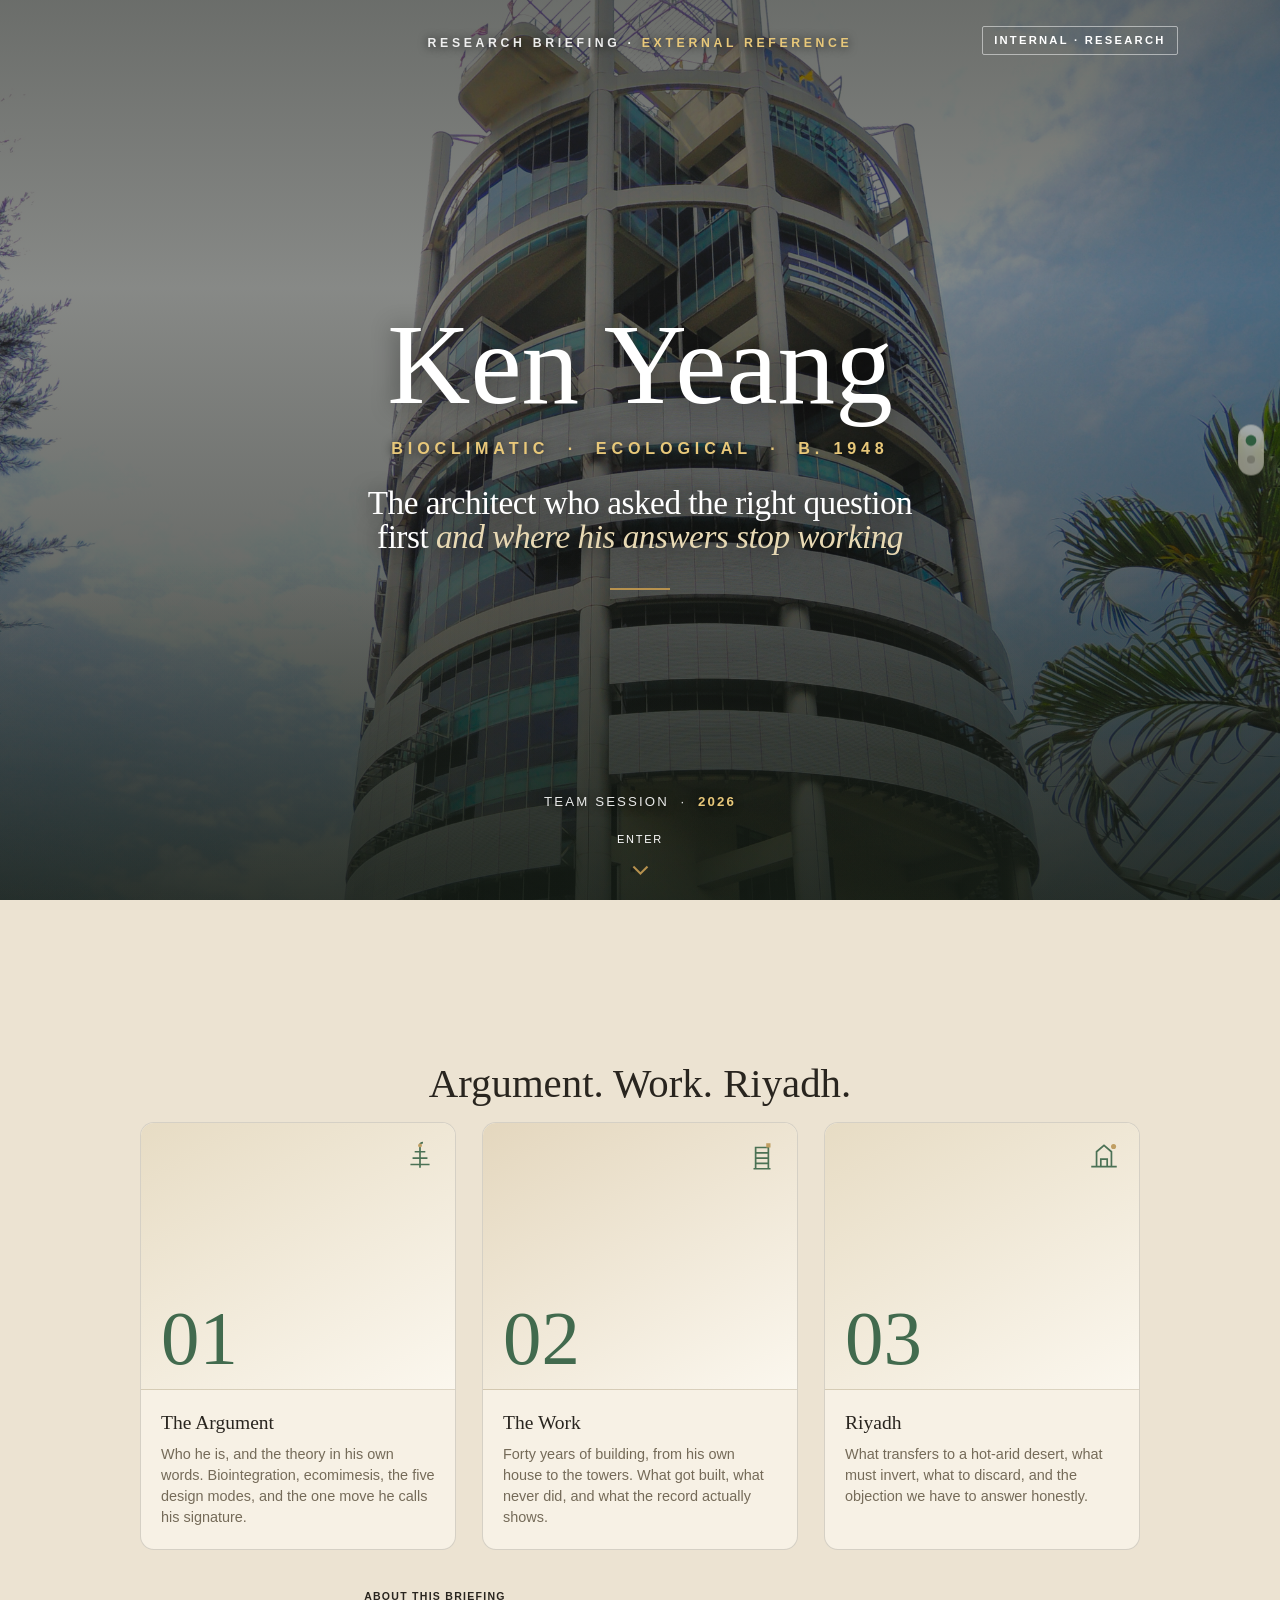
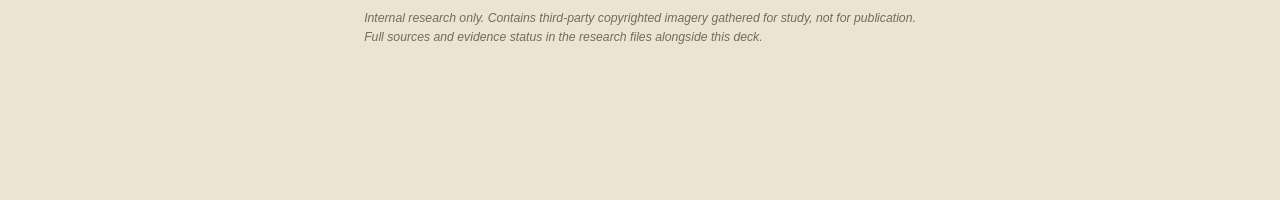
<file: index.html>
<!DOCTYPE html>
<html lang="en">
<head>
<meta charset="UTF-8" />
<meta name="robots" content="noindex, nofollow, noarchive, noimageindex" />
<meta http-equiv="refresh" content="0; url=deck/index.html" />
<title>Ken Yeang · Research · External Reference</title>
</head>
<body style="font-family:system-ui,sans-serif;padding:3rem;background:#EFE7D8;color:#3A362C;">
<p>Redirecting to the briefing… <a href="deck/index.html">open it here</a>.</p>
</body>
</html>
</file>
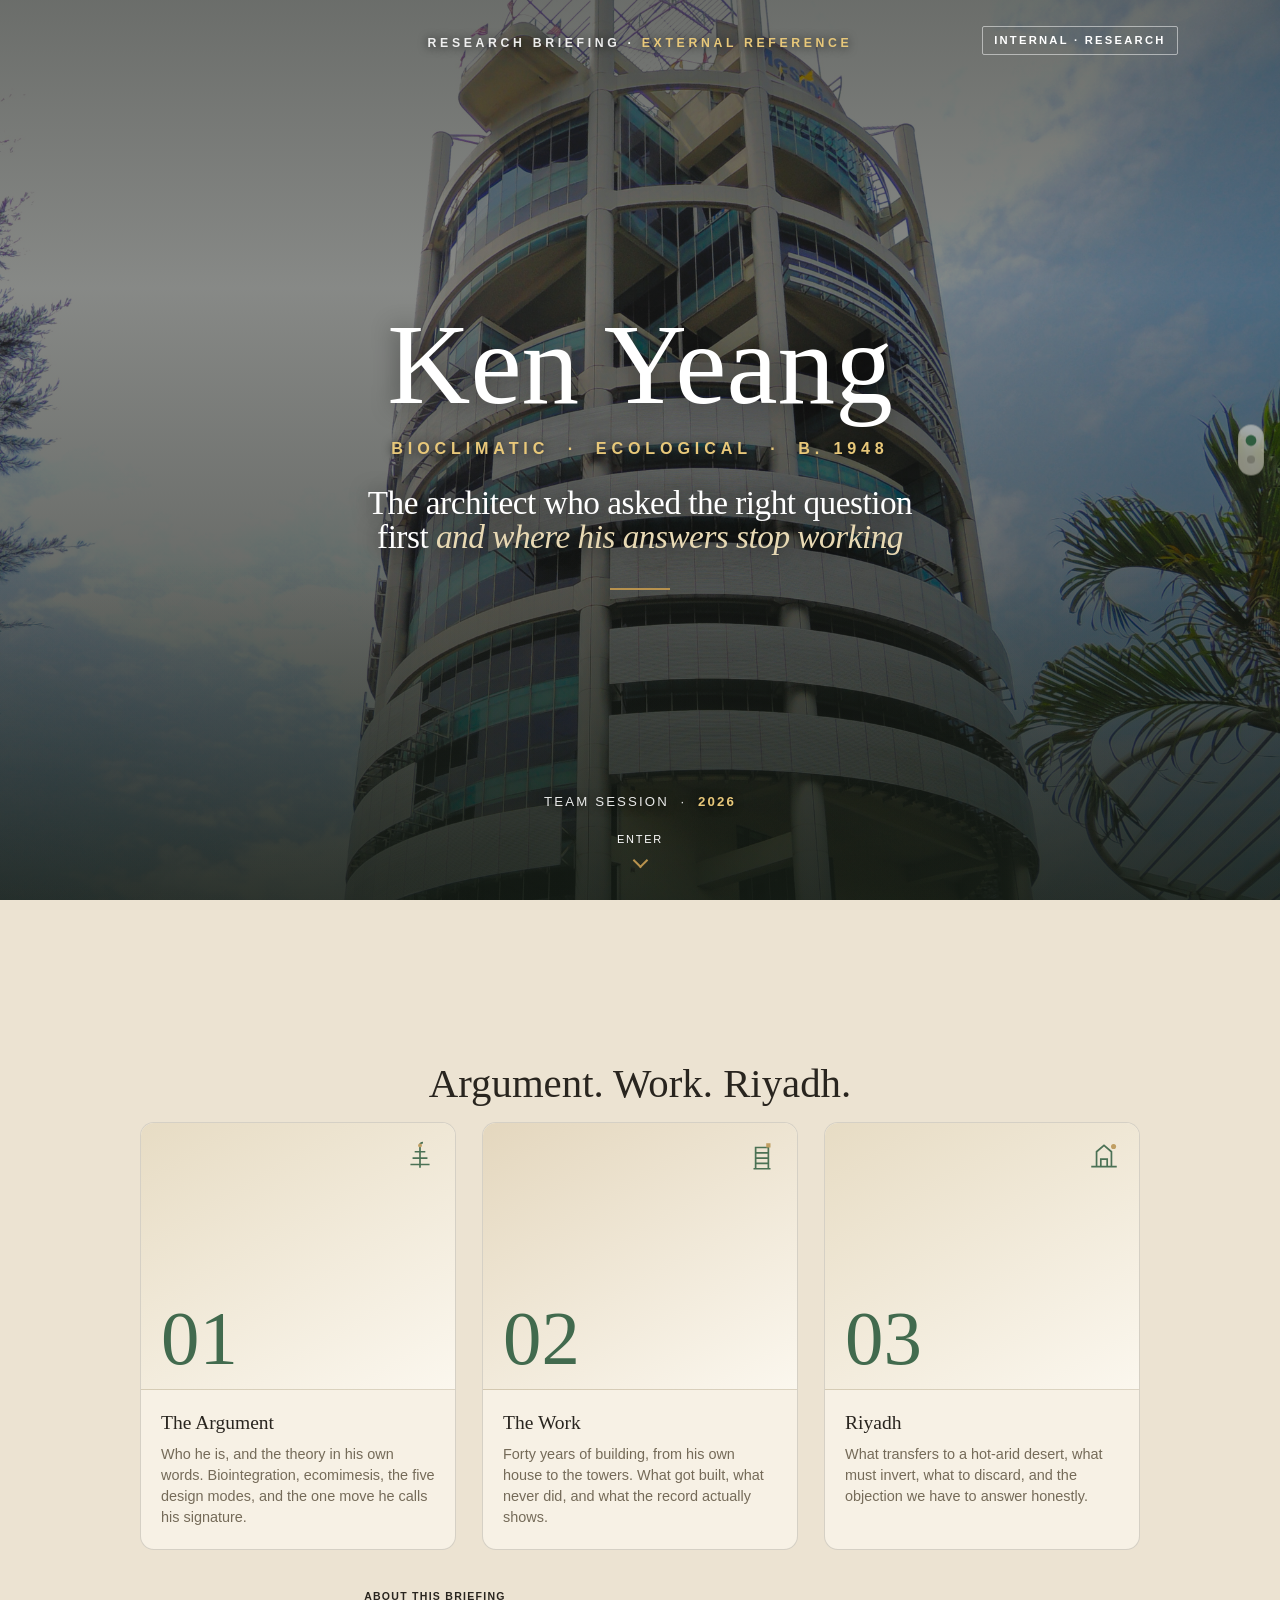
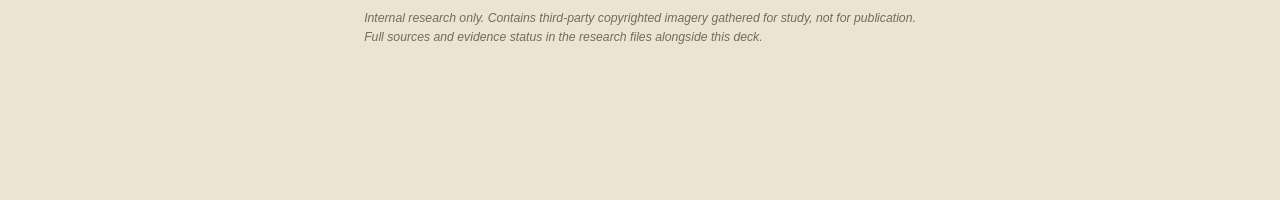
<file: deck/index.html>
<!DOCTYPE html>
<html lang="en">
<head>
<meta charset="UTF-8" />
<meta name="robots" content="noindex, nofollow, noarchive, noimageindex" />
<meta name="viewport" content="width=device-width, initial-scale=1.0" />
<title>Ken Yeang · Research · External Reference</title>
<link rel="stylesheet" href="../css/style.css" />
<style>
  /* Cover uses a still rather than video */
  .cover.kycover {
    background-image: url('../assets/mesiniaga/archdaily/Mesiniaga_flickr_user_joshli.jpg');
    background-size: cover; background-position: center 22%;
  }
  .cover.kycover .cover-scrim {
    background: linear-gradient(to bottom, rgba(16,20,15,0.62) 0%, rgba(16,20,15,0.50) 32%, rgba(16,20,15,0.62) 62%, rgba(16,20,15,0.88) 100%);
  }
  .cover.kycover .brand,
  .cover.kycover .prepared { color: rgba(255,255,255,0.9); text-shadow: 0 1px 10px rgba(0,0,0,0.75); }
  .cover.kycover .brand b,
  .cover.kycover .prepared b { color: #E8C87A; }
  .cover.kycover .brand { max-width: 46%; }
  .cover.kycover h1 { color: #fff; text-shadow: 0 2px 20px rgba(0,0,0,0.65); }
  .cover.kycover h1 .em { color: #E8D9B4; font-style: italic; }
  .cover.kycover .scroll-cue { color: #fff; }
  .ky-name { position: relative; z-index: 2; font-family: var(--serif); font-weight: 400; color: #fff;
    font-size: clamp(3rem, 9vw, 7rem); line-height: 0.95; margin: 0; text-shadow: 0 2px 24px rgba(0,0,0,0.45); }
  .ky-dates { position: relative; z-index: 2; margin: clamp(10px,1.6vw,16px) 0 0; font-size: clamp(0.78rem,1.3vw,0.95rem);
    letter-spacing: 0.3em; text-transform: uppercase; color: #E8C87A; font-weight: 700;
    text-shadow: 0 1px 10px rgba(0,0,0,0.7); }
  .cover.kycover h1 { font-size: clamp(1.2rem, 2.6vw, 2rem); margin-top: 26px; max-width: 34ch; }
  .internal-flag { position: absolute; top: 26px; right: 8vw; z-index: 3; font-size: 0.66rem; letter-spacing: 0.2em;
    text-transform: uppercase; font-weight: 700; color: #fff; border: 1px solid rgba(255,255,255,0.5);
    padding: 5px 11px; border-radius: 2px; }
</style>
</head>
<body>

<!-- ============================ COVER ============================ -->
<section class="cover slide kycover">
  <div class="cover-scrim" aria-hidden="true"></div>
  <span class="internal-flag">Internal · Research</span>

  <div class="brand">Research briefing · <b>External&nbsp;Reference</b></div>

  <p class="ky-name">Ken Yeang</p>
  <p class="ky-dates">Bioclimatic &nbsp;·&nbsp; Ecological &nbsp;·&nbsp; b.&nbsp;1948</p>
  <h1>The architect who asked the right question first <span class="em">and where his answers stop working</span></h1>
  <div class="rule"></div>

  <div class="prepared">Team session &nbsp;·&nbsp; <b>2026</b></div>

  <a href="#menu" class="scroll-cue">
    <span>Enter</span>
    <span class="arrow"></span>
  </a>
</section>

<!-- ============================ MENU ============================ -->
<section class="menu slide" id="menu">
  <h2>Argument. Work. Riyadh.</h2>

  <div class="menu-grid" style="grid-template-columns: repeat(3, minmax(0, 1fr)); max-width: 1000px; margin: 0 auto;">

    <a class="menu-item" href="01-argument.html">
      <div class="tile">
        <span class="num">01</span>
        <svg class="glyph" viewBox="0 0 32 32" fill="none" stroke="#2F5D3F" stroke-width="1.6">
          <path d="M16 27V6M16 6c0-1.5 1.2-2.6 2.8-2.6M11 12h10M9 18h14M7 24h18" />
          <circle cx="16" cy="6" r="1.8" fill="#B8924E" stroke="none"/>
        </svg>
      </div>
      <div class="body">
        <p class="menu-label">The Argument</p>
        <p class="desc">Who he is, and the theory in his own words. Biointegration, ecomimesis, the five design modes, and the one move he calls his signature.</p>
      </div>
    </a>

    <a class="menu-item" href="02-work.html">
      <div class="tile">
        <span class="num">02</span>
        <svg class="glyph" viewBox="0 0 32 32" fill="none" stroke="#2F5D3F" stroke-width="1.6">
          <path d="M10 28V8h12v20M10 13h12M10 18h12M10 23h12M8 28h16" />
          <rect x="20" y="4" width="4" height="4" fill="#B8924E" stroke="none"/>
        </svg>
      </div>
      <div class="body">
        <p class="menu-label">The Work</p>
        <p class="desc">Forty years of building, from his own house to the towers. What got built, what never did, and what the record actually shows.</p>
      </div>
    </a>

    <a class="menu-item" href="03-riyadh.html">
      <div class="tile">
        <span class="num">03</span>
        <svg class="glyph" viewBox="0 0 32 32" fill="none" stroke="#2F5D3F" stroke-width="1.6">
          <path d="M4 26h24M9 26V12l7-6 7 6v14M13 26v-7h6v7" />
          <circle cx="25" cy="7" r="2.4" fill="#B8924E" stroke="none"/>
        </svg>
      </div>
      <div class="body">
        <p class="menu-label">Riyadh</p>
        <p class="desc">What transfers to a hot-arid desert, what must invert, what to discard, and the objection we have to answer honestly.</p>
      </div>
    </a>

  </div>

  <p class="src" style="max-width:1000px; margin:38px auto 0;"><b>About this briefing</b><span class="s">Internal research only. Contains third-party copyrighted imagery gathered for study, not for publication.</span><span class="s">Full sources and evidence status in the research files alongside this deck.</span></p>
</section>

<script src="../js/script.js"></script>
</body>
</html>
</file>
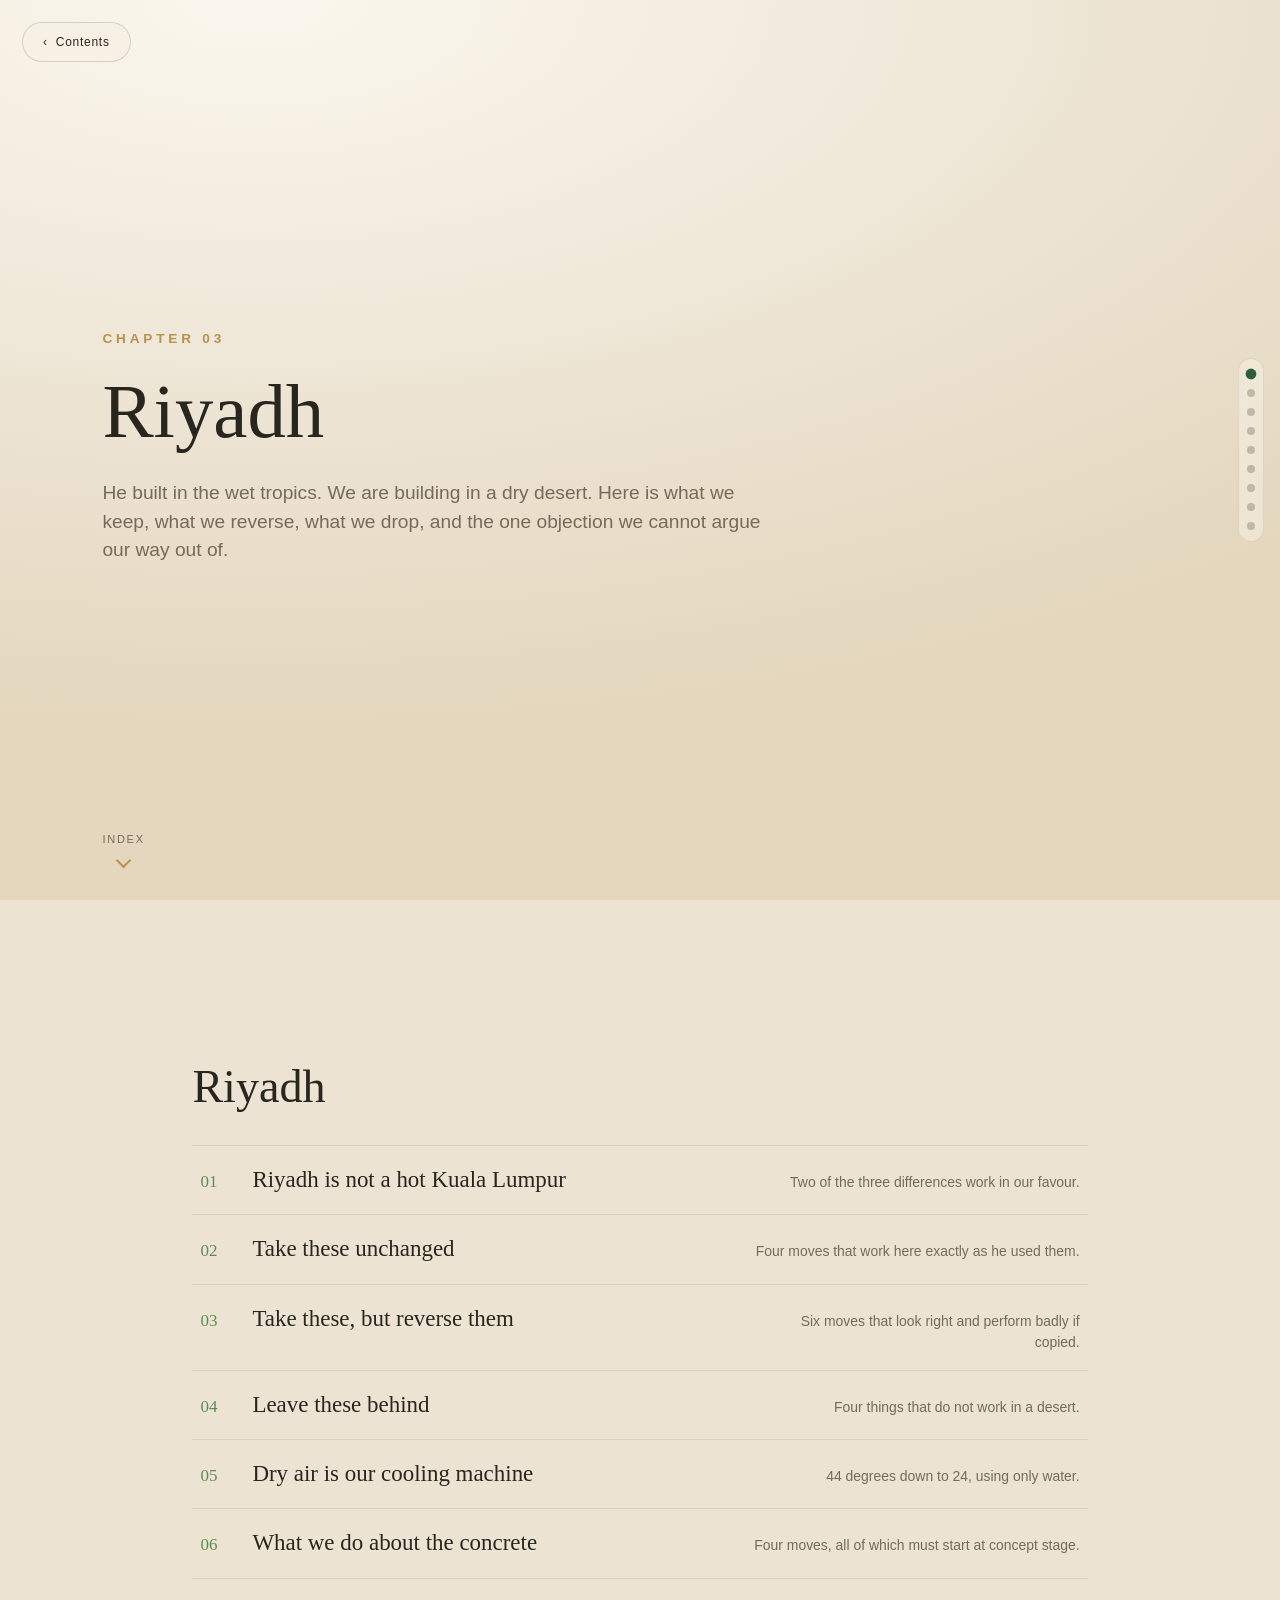
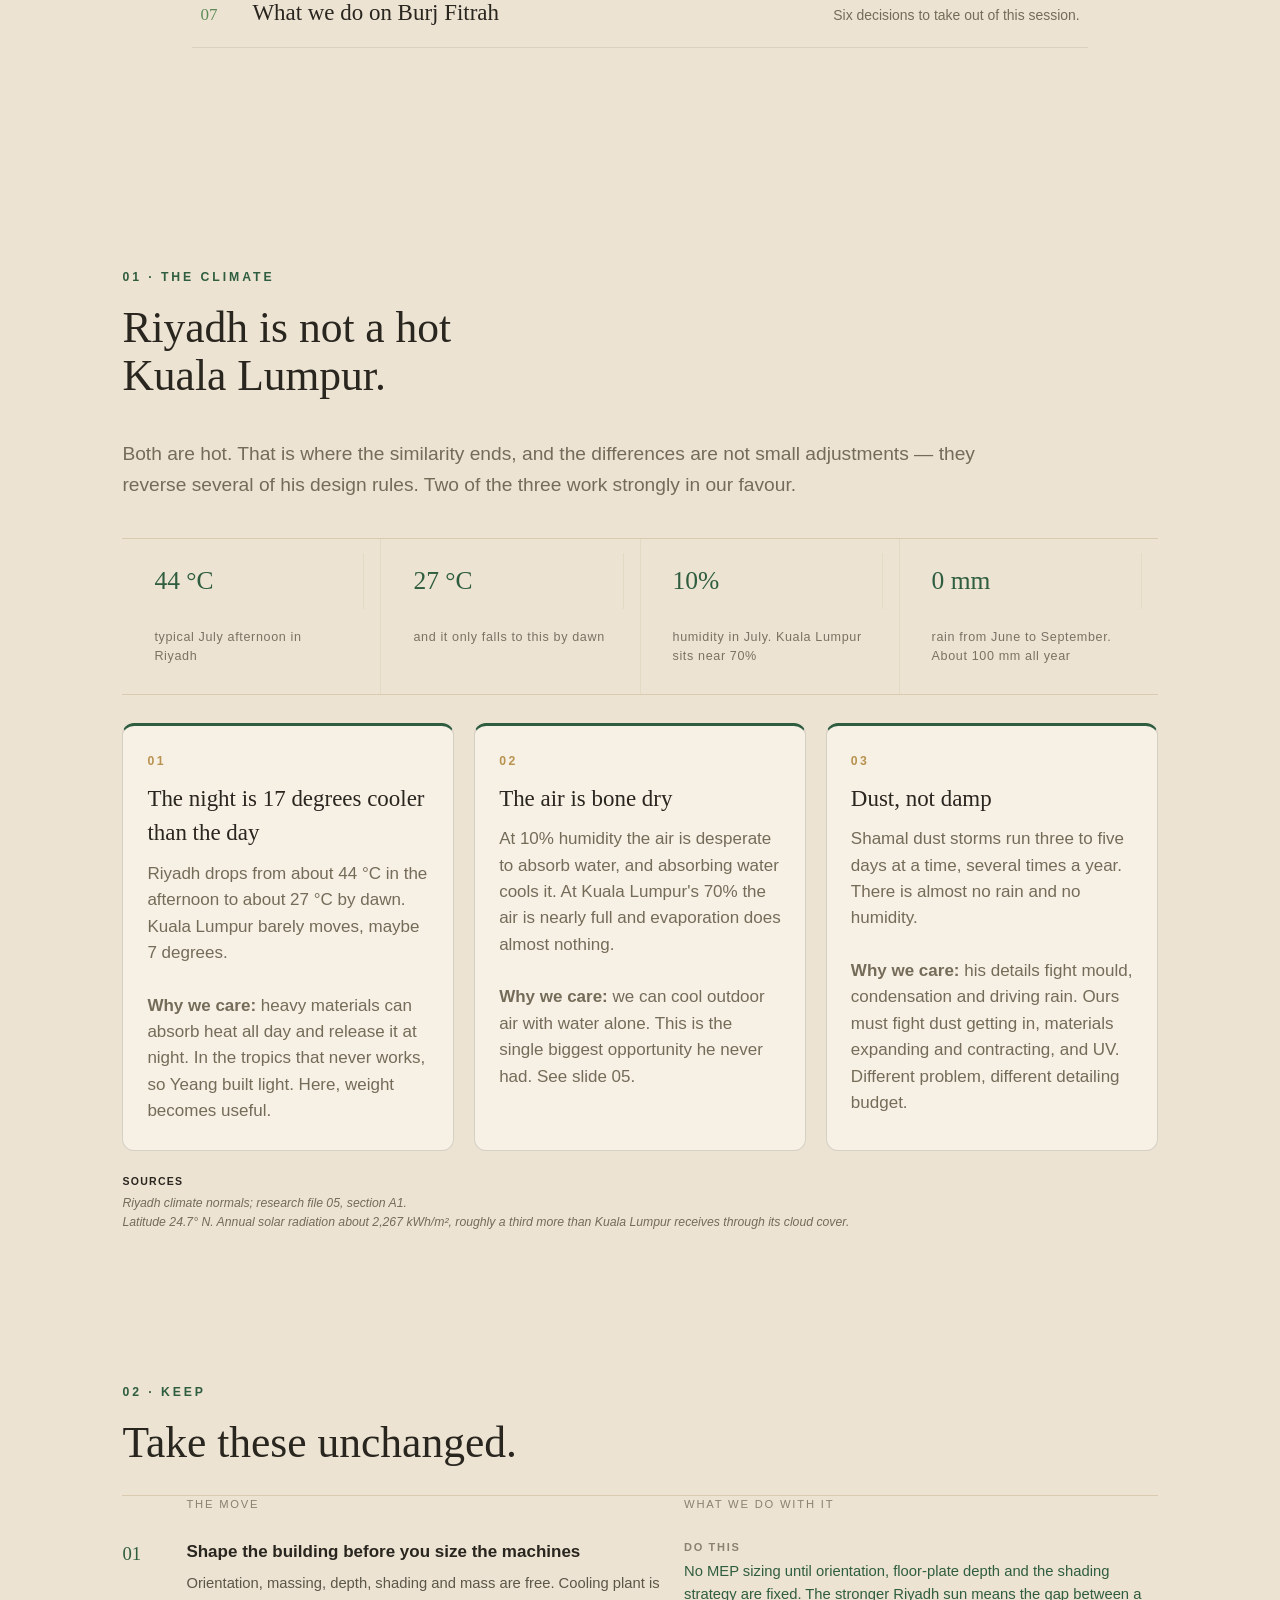
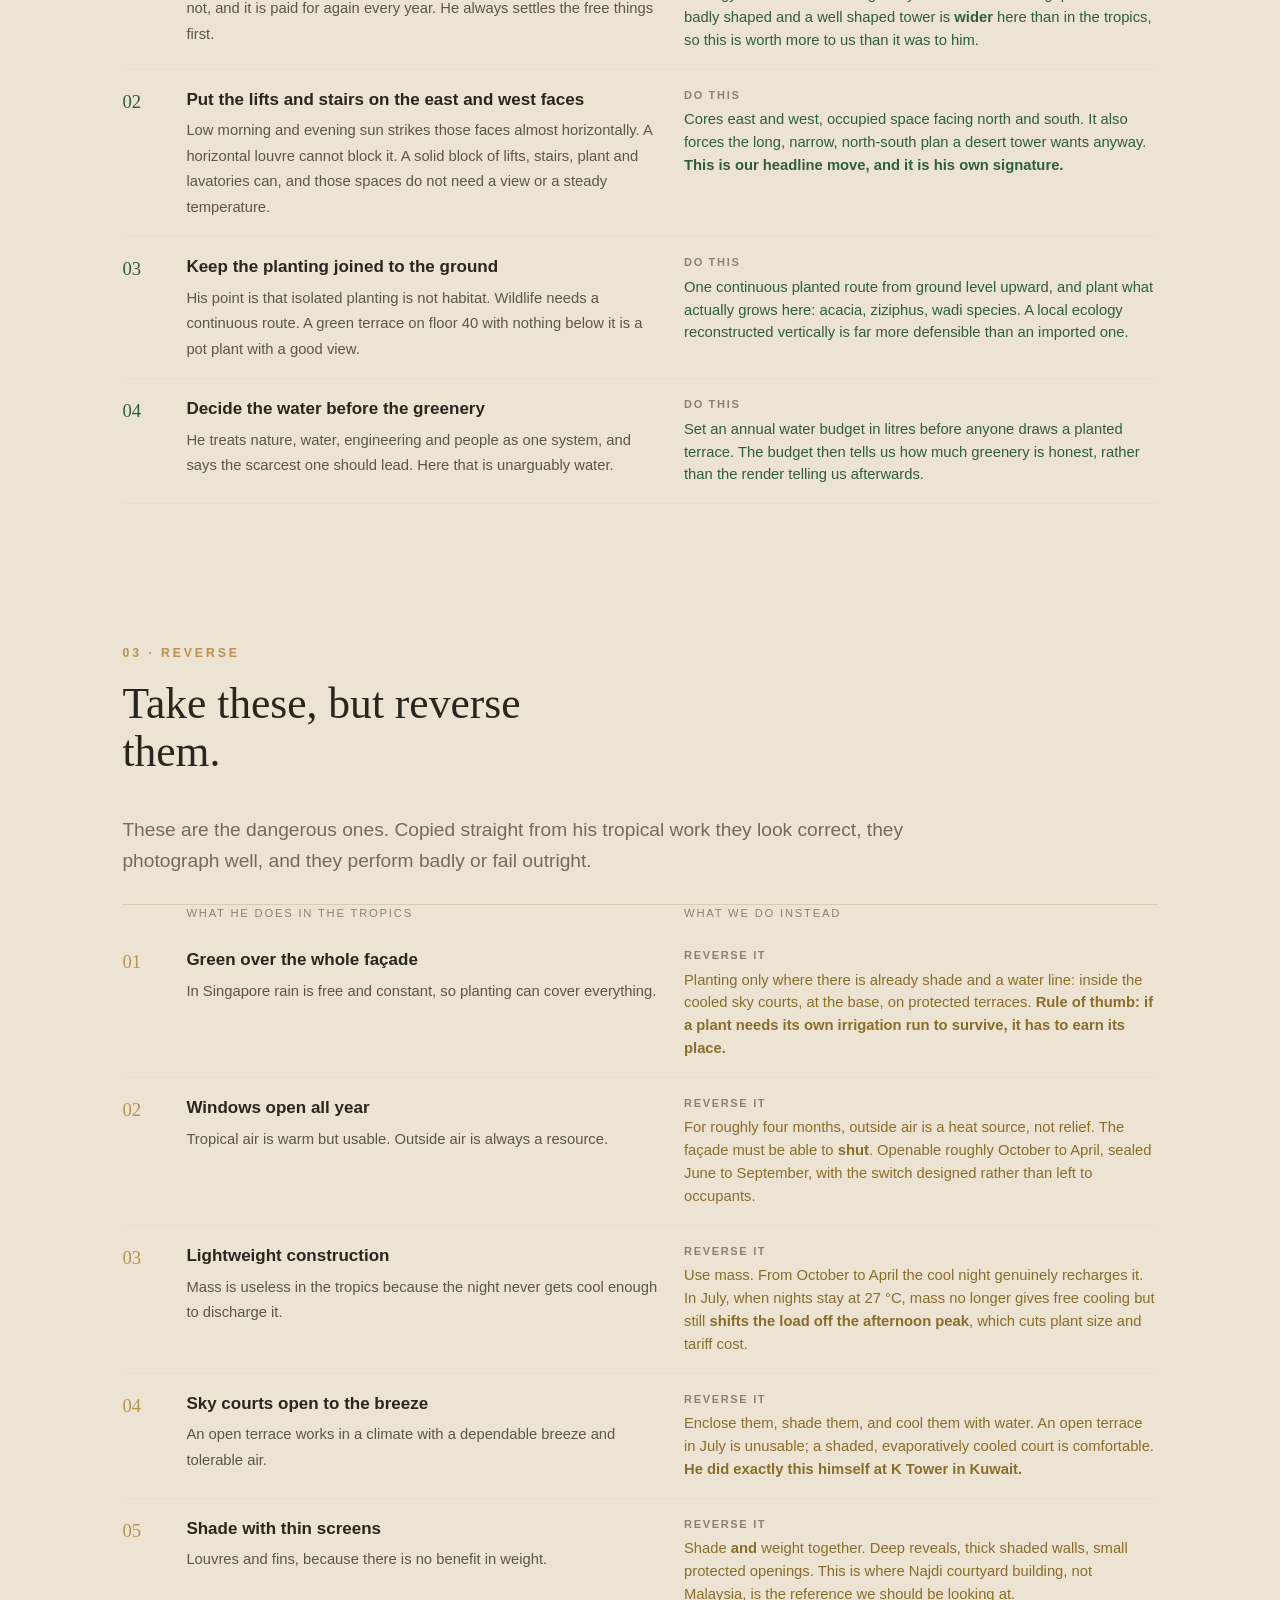
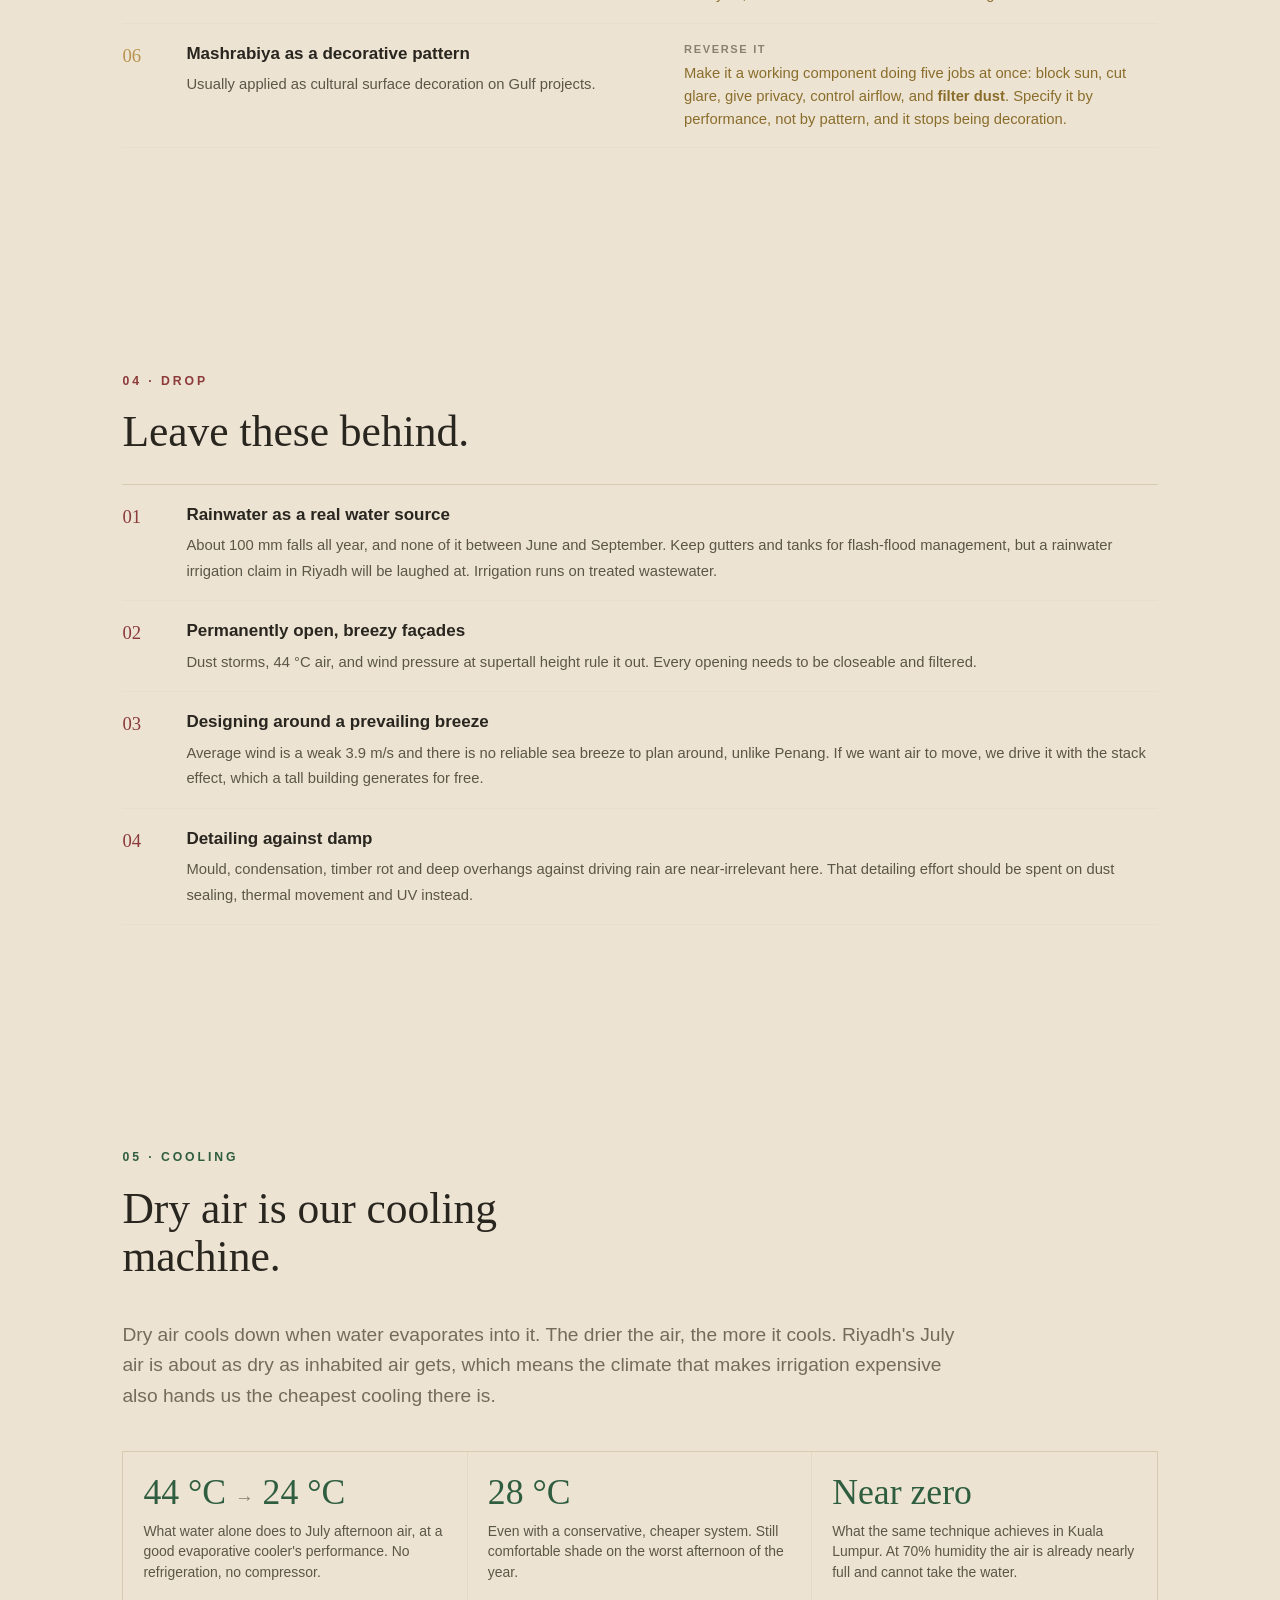
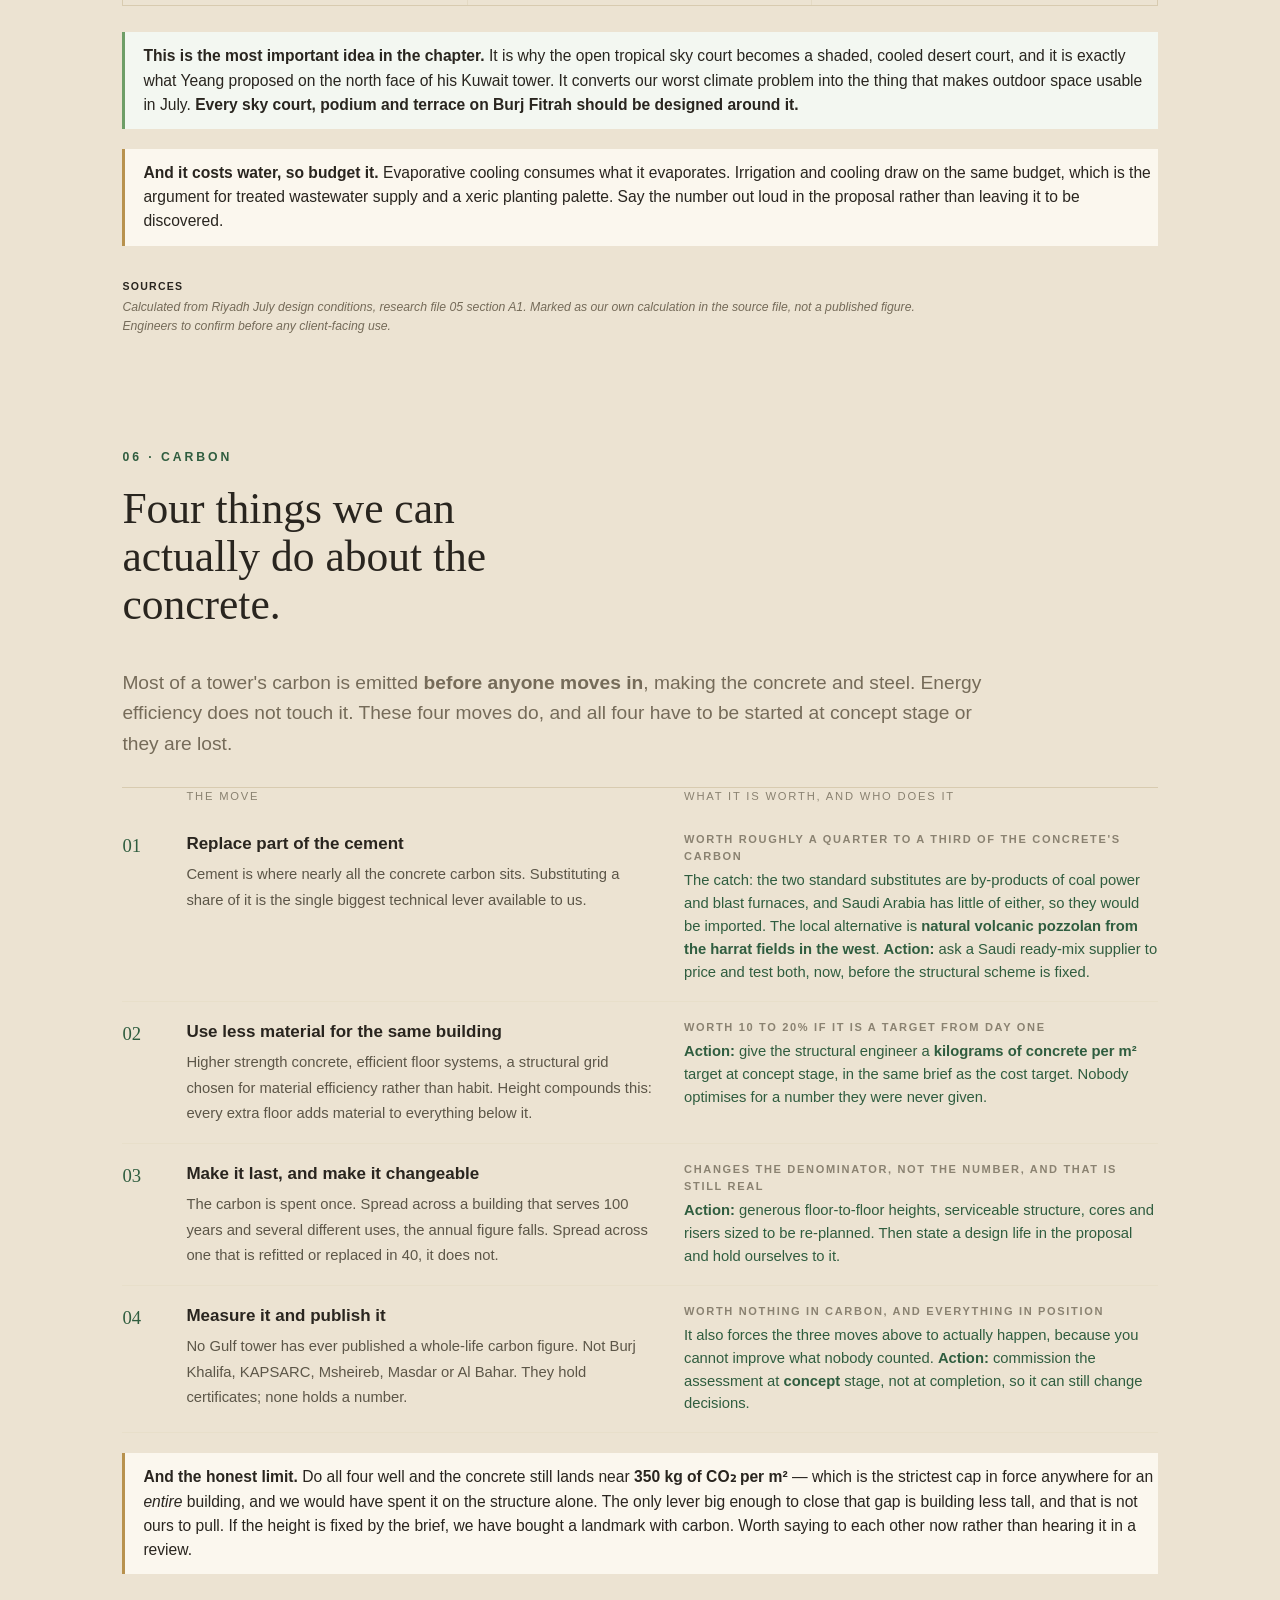
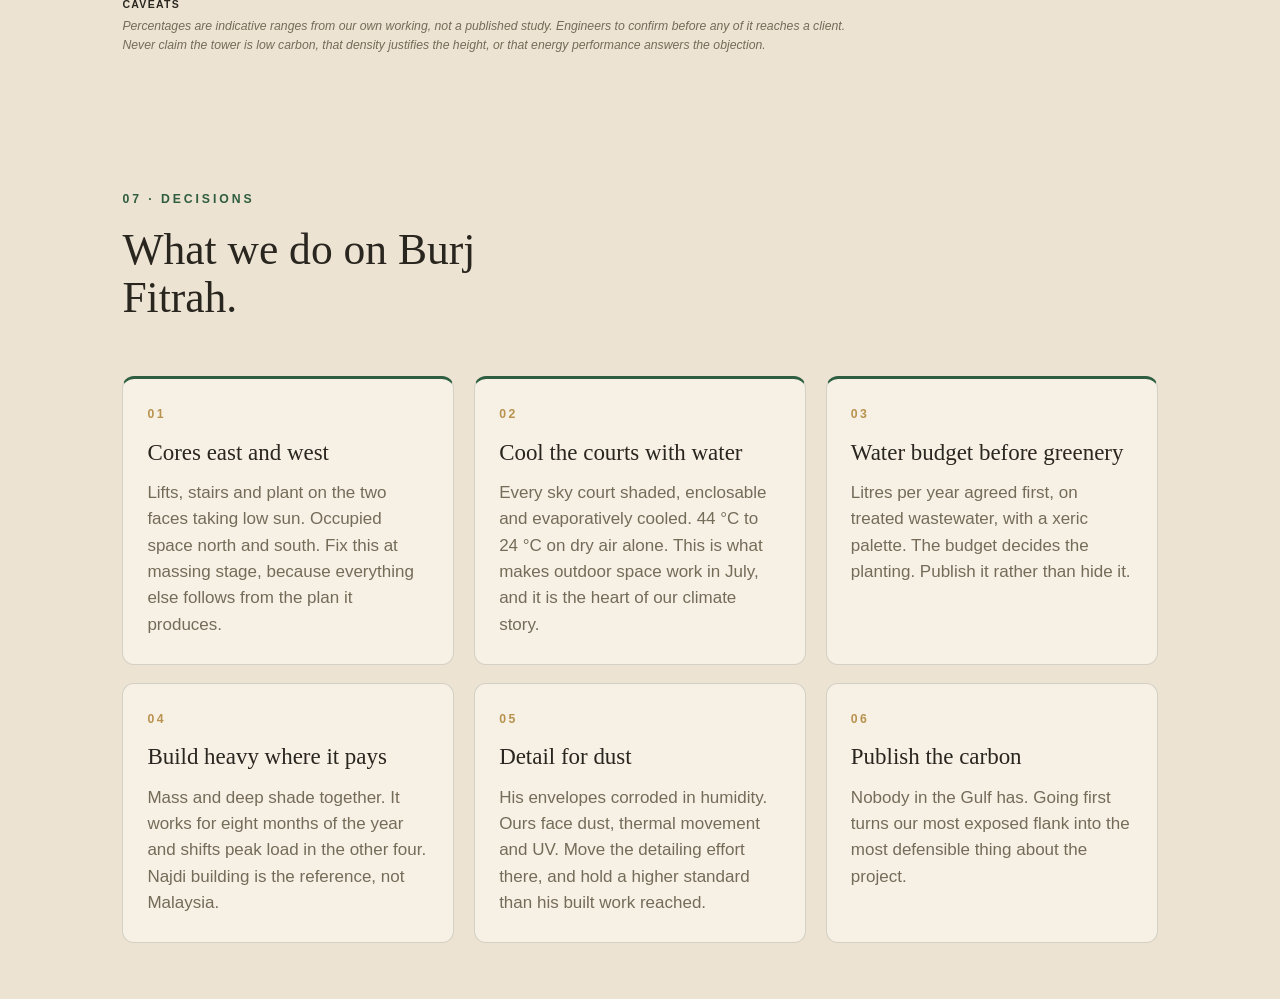
<file: deck/03-riyadh.html>
<!DOCTYPE html>
<html lang="en">
<head>
<meta charset="UTF-8" />
<meta name="robots" content="noindex, nofollow, noarchive, noimageindex" />
<meta name="viewport" content="width=device-width, initial-scale=1.0" />
<title>Riyadh · Ken Yeang · External Reference</title>
<link rel="stylesheet" href="../css/style.css" />
<style>
  .caveat { border-left: 3px solid #B8924E; padding: 12px 0 12px 18px; margin-top: 20px; background: #FBF7EE; }
  .caveat p { margin: 0; font-size: 0.92rem; line-height: 1.55; }
  .caveat.green { border-left-color:#6E9E67; background:#F3F7F1; }
  .caveat.red { border-left-color:#8C3A3A; background:#FBF3F3; }
  .factline { display:flex; flex-wrap:wrap; gap:0; border-top:1px solid #d8cbb0; border-bottom:1px solid #d8cbb0; margin:18px 0 4px; }
  .factline div { flex:1 1 0; min-width:120px; padding:14px 16px; border-right:1px solid #e4dac4; }
  .factline div:last-child { border-right:0; }
  .factline .n { font-family:var(--serif); font-size:1.5rem; color:#2F5D3F; line-height:1.1; }
  .factline .n.warn { color:#8C3A3A; }
  .factline .l { font-size:0.74rem; color:#7A7263; margin-top:5px; letter-spacing:0.05em; }

  /* move list: claim + do this */
  .moves { border-top:1px solid #d8cbb0; margin-top:8px; }
  .moves ul { padding:0; margin:0; }
  .moves li { list-style:none; display:grid; grid-template-columns: 40px 1fr 1fr; gap:24px;
    padding:17px 0; border-bottom:1px solid #e8dfca; align-items:start; }
  .moves .mn { font-family:var(--serif); font-size:1.1rem; color:#2F5D3F; padding-top:1px; }
  .moves .mt { font-weight:700; font-size:1rem; display:block; margin-bottom:5px; }
  .moves .mb { font-size:0.87rem; line-height:1.55; color:#5C5648; }
  .moves .md { font-size:0.87rem; line-height:1.55; color:#2F5D3F; }
  .moves .md > b:first-child { display:block; font-size:0.65rem; letter-spacing:0.15em; text-transform:uppercase;
    color:#8A8271; margin-bottom:4px; font-weight:700; }
  .moves.invert .mn { color:#B8924E; }
  .moves.invert .md { color:#8A6D2B; }
  .moves.drop .mn { color:#8C3A3A; }
  .moves.drop li { grid-template-columns: 40px 1fr; }
  .movehead { display:grid; grid-template-columns:40px 1fr 1fr; gap:24px; font-size:0.66rem;
    letter-spacing:0.16em; text-transform:uppercase; color:#8A8271; padding-bottom:9px; }
  .swap { color:#8A8271; font-weight:400; }

  .bigstat { display:grid; grid-template-columns: repeat(3,1fr); gap:0; border:1px solid #d8cbb0; margin:20px 0 6px; }
  .bigstat > div { padding:22px 20px; border-right:1px solid #e4dac4; }
  .bigstat > div:last-child { border-right:0; }
  .bigstat .bn { font-family:var(--serif); font-size:2.1rem; line-height:1.05; color:#2F5D3F; }
  .bigstat .bn.warn { color:#8C3A3A; }
  .bigstat .bl { font-size:0.82rem; color:#5C5648; margin-top:9px; line-height:1.5; }
</style>
</head>
<body>

<a href="index.html#menu" class="back-btn" id="backBtn">‹&nbsp; Contents</a>

<!-- ===================== CHAPTER OPEN ===================== -->
<section class="chapter-open slide">
  <p class="kicker">Chapter 03</p>
  <h1>Riyadh</h1>
  <p class="intro">He built in the wet tropics. We are building in a dry desert. Here is what we keep, what we reverse, what we drop, and the one objection we cannot argue our way out of.</p>
  <a href="#riyadh-index" class="scroll-cue" style="position:absolute; bottom:34px; left:8vw; transform:none;">
    <span>Index</span><span class="arrow"></span>
  </a>
</section>

<!-- ===================== INDEX ===================== -->
<section class="vindex slide" id="riyadh-index">
  <h2>Riyadh</h2>
  <ul class="toc">
    <li><a href="#the-gap"><span class="tnum">01</span><span class="ttl">Riyadh is not a hot Kuala Lumpur</span><span class="tds">Two of the three differences work in our favour.</span></a></li>
    <li><a href="#transfers"><span class="tnum">02</span><span class="ttl">Take these unchanged</span><span class="tds">Four moves that work here exactly as he used them.</span></a></li>
    <li><a href="#inverts"><span class="tnum">03</span><span class="ttl">Take these, but reverse them</span><span class="tds">Six moves that look right and perform badly if copied.</span></a></li>
    <li><a href="#discard"><span class="tnum">04</span><span class="ttl">Leave these behind</span><span class="tds">Four things that do not work in a desert.</span></a></li>
    <li><a href="#water"><span class="tnum">05</span><span class="ttl">Dry air is our cooling machine</span><span class="tds">44 degrees down to 24, using only water.</span></a></li>
    <li><a href="#carbon"><span class="tnum">06</span><span class="ttl">What we do about the concrete</span><span class="tds">Four moves, all of which must start at concept stage.</span></a></li>
    <li><a href="#what-we-do"><span class="tnum">07</span><span class="ttl">What we do on Burj Fitrah</span><span class="tds">Six decisions to take out of this session.</span></a></li>
  </ul>
</section>

<!-- ===================== 01 THE GAP ===================== -->
<section class="section slide" id="the-gap">
  <p class="eyebrow green">01 · The Climate</p>
  <h2>Riyadh is not a hot Kuala Lumpur.</h2>

  <p class="lead" style="max-width:80ch;">Both are hot. That is where the similarity ends, and the differences are not small adjustments — they reverse several of his design rules. Two of the three work strongly in our favour.</p>

  <div class="factline fade-in">
    <div><div class="n">44&nbsp;°C</div><div class="l">typical July afternoon in Riyadh</div></div>
    <div><div class="n">27&nbsp;°C</div><div class="l">and it only falls to this by dawn</div></div>
    <div><div class="n">10%</div><div class="l">humidity in July. Kuala Lumpur sits near 70%</div></div>
    <div><div class="n">0&nbsp;mm</div><div class="l">rain from June to September. About 100 mm all year</div></div>
  </div>

  <div class="cards c3" style="margin-top:24px;">
    <div class="card green-top fade-in">
      <div class="k">01</div><h3>The night is 17 degrees cooler than the day</h3>
      <p>Riyadh drops from about 44 °C in the afternoon to about 27 °C by dawn. Kuala Lumpur barely moves, maybe 7 degrees.<br><br><b>Why we care:</b> heavy materials can absorb heat all day and release it at night. In the tropics that never works, so Yeang built light. Here, weight becomes useful.</p>
    </div>
    <div class="card green-top fade-in d1">
      <div class="k">02</div><h3>The air is bone dry</h3>
      <p>At 10% humidity the air is desperate to absorb water, and absorbing water cools it. At Kuala Lumpur's 70% the air is nearly full and evaporation does almost nothing.<br><br><b>Why we care:</b> we can cool outdoor air with water alone. This is the single biggest opportunity he never had. See slide 05.</p>
    </div>
    <div class="card green-top fade-in d2">
      <div class="k">03</div><h3>Dust, not damp</h3>
      <p>Shamal dust storms run three to five days at a time, several times a year. There is almost no rain and no humidity.<br><br><b>Why we care:</b> his details fight mould, condensation and driving rain. Ours must fight dust getting in, materials expanding and contracting, and UV. Different problem, different detailing budget.</p>
    </div>
  </div>

  <p class="src"><b>Sources</b><span class="s">Riyadh climate normals; research file 05, section A1.</span><span class="s">Latitude 24.7° N. Annual solar radiation about 2,267 kWh/m², roughly a third more than Kuala Lumpur receives through its cloud cover.</span></p>
</section>

<!-- ===================== 02 TRANSFERS ===================== -->
<section class="section slide" id="transfers">
  <p class="eyebrow green">02 · Keep</p>
  <h2>Take these unchanged.</h2>

  <div class="moves fade-in">
    <div class="movehead"><div></div><div>The move</div><div>What we do with it</div></div>
    <ul>
      <li><span class="mn">01</span>
        <div><span class="mt">Shape the building before you size the machines</span><span class="mb">Orientation, massing, depth, shading and mass are free. Cooling plant is not, and it is paid for again every year. He always settles the free things first.</span></div>
        <div class="md"><b>Do this</b>No MEP sizing until orientation, floor-plate depth and the shading strategy are fixed. The stronger Riyadh sun means the gap between a badly shaped and a well shaped tower is <b>wider</b> here than in the tropics, so this is worth more to us than it was to him.</div>
      </li>
      <li><span class="mn">02</span>
        <div><span class="mt">Put the lifts and stairs on the east and west faces</span><span class="mb">Low morning and evening sun strikes those faces almost horizontally. A horizontal louvre cannot block it. A solid block of lifts, stairs, plant and lavatories can, and those spaces do not need a view or a steady temperature.</span></div>
        <div class="md"><b>Do this</b>Cores east and west, occupied space facing north and south. It also forces the long, narrow, north-south plan a desert tower wants anyway. <b>This is our headline move, and it is his own signature.</b></div>
      </li>
      <li><span class="mn">03</span>
        <div><span class="mt">Keep the planting joined to the ground</span><span class="mb">His point is that isolated planting is not habitat. Wildlife needs a continuous route. A green terrace on floor 40 with nothing below it is a pot plant with a good view.</span></div>
        <div class="md"><b>Do this</b>One continuous planted route from ground level upward, and plant what actually grows here: acacia, ziziphus, wadi species. A local ecology reconstructed vertically is far more defensible than an imported one.</div>
      </li>
      <li><span class="mn">04</span>
        <div><span class="mt">Decide the water before the greenery</span><span class="mb">He treats nature, water, engineering and people as one system, and says the scarcest one should lead. Here that is unarguably water.</span></div>
        <div class="md"><b>Do this</b>Set an annual water budget in litres before anyone draws a planted terrace. The budget then tells us how much greenery is honest, rather than the render telling us afterwards.</div>
      </li>
    </ul>
  </div>
</section>

<!-- ===================== 03 INVERTS ===================== -->
<section class="section slide" id="inverts">
  <p class="eyebrow" style="color:#B8924E;">03 · Reverse</p>
  <h2>Take these, but reverse them.</h2>

  <p class="lead" style="max-width:80ch;">These are the dangerous ones. Copied straight from his tropical work they look correct, they photograph well, and they perform badly or fail outright.</p>

  <div class="moves invert fade-in">
    <div class="movehead"><div></div><div>What he does in the tropics</div><div>What we do instead</div></div>
    <ul>
      <li><span class="mn">01</span>
        <div><span class="mt">Green over the whole façade</span><span class="mb">In Singapore rain is free and constant, so planting can cover everything.</span></div>
        <div class="md"><b>Reverse it</b>Planting only where there is already shade and a water line: inside the cooled sky courts, at the base, on protected terraces. <b>Rule of thumb: if a plant needs its own irrigation run to survive, it has to earn its place.</b></div>
      </li>
      <li><span class="mn">02</span>
        <div><span class="mt">Windows open all year</span><span class="mb">Tropical air is warm but usable. Outside air is always a resource.</span></div>
        <div class="md"><b>Reverse it</b>For roughly four months, outside air is a heat source, not relief. The façade must be able to <b>shut</b>. Openable roughly October to April, sealed June to September, with the switch designed rather than left to occupants.</div>
      </li>
      <li><span class="mn">03</span>
        <div><span class="mt">Lightweight construction</span><span class="mb">Mass is useless in the tropics because the night never gets cool enough to discharge it.</span></div>
        <div class="md"><b>Reverse it</b>Use mass. From October to April the cool night genuinely recharges it. In July, when nights stay at 27 °C, mass no longer gives free cooling but still <b>shifts the load off the afternoon peak</b>, which cuts plant size and tariff cost.</div>
      </li>
      <li><span class="mn">04</span>
        <div><span class="mt">Sky courts open to the breeze</span><span class="mb">An open terrace works in a climate with a dependable breeze and tolerable air.</span></div>
        <div class="md"><b>Reverse it</b>Enclose them, shade them, and cool them with water. An open terrace in July is unusable; a shaded, evaporatively cooled court is comfortable. <b>He did exactly this himself at K Tower in Kuwait.</b></div>
      </li>
      <li><span class="mn">05</span>
        <div><span class="mt">Shade with thin screens</span><span class="mb">Louvres and fins, because there is no benefit in weight.</span></div>
        <div class="md"><b>Reverse it</b>Shade <b>and</b> weight together. Deep reveals, thick shaded walls, small protected openings. This is where Najdi courtyard building, not Malaysia, is the reference we should be looking at.</div>
      </li>
      <li><span class="mn">06</span>
        <div><span class="mt">Mashrabiya as a decorative pattern</span><span class="mb">Usually applied as cultural surface decoration on Gulf projects.</span></div>
        <div class="md"><b>Reverse it</b>Make it a working component doing five jobs at once: block sun, cut glare, give privacy, control airflow, and <b>filter dust</b>. Specify it by performance, not by pattern, and it stops being decoration.</div>
      </li>
    </ul>
  </div>
</section>

<!-- ===================== 04 DISCARD ===================== -->
<section class="section slide" id="discard">
  <p class="eyebrow" style="color:#8C3A3A;">04 · Drop</p>
  <h2>Leave these behind.</h2>

  <div class="moves drop fade-in">
    <ul>
      <li><span class="mn">01</span>
        <div><span class="mt">Rainwater as a real water source</span><span class="mb">About 100 mm falls all year, and none of it between June and September. Keep gutters and tanks for flash-flood management, but a rainwater irrigation claim in Riyadh will be laughed at. Irrigation runs on treated wastewater.</span></div></li>
      <li><span class="mn">02</span>
        <div><span class="mt">Permanently open, breezy façades</span><span class="mb">Dust storms, 44 °C air, and wind pressure at supertall height rule it out. Every opening needs to be closeable and filtered.</span></div></li>
      <li><span class="mn">03</span>
        <div><span class="mt">Designing around a prevailing breeze</span><span class="mb">Average wind is a weak 3.9 m/s and there is no reliable sea breeze to plan around, unlike Penang. If we want air to move, we drive it with the stack effect, which a tall building generates for free.</span></div></li>
      <li><span class="mn">04</span>
        <div><span class="mt">Detailing against damp</span><span class="mb">Mould, condensation, timber rot and deep overhangs against driving rain are near-irrelevant here. That detailing effort should be spent on dust sealing, thermal movement and UV instead.</span></div></li>
    </ul>
  </div>
</section>

<!-- ===================== 05 WATER ===================== -->
<section class="section slide" id="water">
  <p class="eyebrow green">05 · Cooling</p>
  <h2>Dry air is our cooling machine.</h2>

  <p class="lead" style="max-width:80ch;">Dry air cools down when water evaporates into it. The drier the air, the more it cools. Riyadh's July air is about as dry as inhabited air gets, which means the climate that makes irrigation expensive also hands us the cheapest cooling there is.</p>

  <div class="bigstat fade-in">
    <div><div class="bn">44 °C <span style="font-size:1.1rem; color:#8A8271;">→</span> 24 °C</div><div class="bl">What water alone does to July afternoon air, at a good evaporative cooler's performance. No refrigeration, no compressor.</div></div>
    <div><div class="bn">28 °C</div><div class="bl">Even with a conservative, cheaper system. Still comfortable shade on the worst afternoon of the year.</div></div>
    <div><div class="bn">Near zero</div><div class="bl">What the same technique achieves in Kuala Lumpur. At 70% humidity the air is already nearly full and cannot take the water.</div></div>
  </div>

  <div class="caveat green fade-in d1">
    <p><b>This is the most important idea in the chapter.</b> It is why the open tropical sky court becomes a shaded, cooled desert court, and it is exactly what Yeang proposed on the north face of his Kuwait tower. It converts our worst climate problem into the thing that makes outdoor space usable in July. <b>Every sky court, podium and terrace on Burj Fitrah should be designed around it.</b></p>
  </div>

  <div class="caveat fade-in d1">
    <p><b>And it costs water, so budget it.</b> Evaporative cooling consumes what it evaporates. Irrigation and cooling draw on the same budget, which is the argument for treated wastewater supply and a xeric planting palette. Say the number out loud in the proposal rather than leaving it to be discovered.</p>
  </div>

  <p class="src"><b>Sources</b><span class="s">Calculated from Riyadh July design conditions, research file 05 section A1. Marked as our own calculation in the source file, not a published figure.</span><span class="s">Engineers to confirm before any client-facing use.</span></p>
</section>

<!-- ===================== 06 CARBON ===================== -->
<section class="section slide" id="carbon">
  <p class="eyebrow green">06 · Carbon</p>
  <h2>Four things we can actually do about the concrete.</h2>

  <p class="lead" style="max-width:82ch;">Most of a tower's carbon is emitted <b>before anyone moves in</b>, making the concrete and steel. Energy efficiency does not touch it. These four moves do, and all four have to be started at concept stage or they are lost.</p>

  <div class="moves fade-in">
    <div class="movehead"><div></div><div>The move</div><div>What it is worth, and who does it</div></div>
    <ul>
      <li><span class="mn">01</span>
        <div><span class="mt">Replace part of the cement</span><span class="mb">Cement is where nearly all the concrete carbon sits. Substituting a share of it is the single biggest technical lever available to us.</span></div>
        <div class="md"><b>Worth roughly a quarter to a third of the concrete's carbon</b>The catch: the two standard substitutes are by-products of coal power and blast furnaces, and Saudi Arabia has little of either, so they would be imported. The local alternative is <b>natural volcanic pozzolan from the harrat fields in the west</b>. <b>Action:</b> ask a Saudi ready-mix supplier to price and test both, now, before the structural scheme is fixed.</div>
      </li>
      <li><span class="mn">02</span>
        <div><span class="mt">Use less material for the same building</span><span class="mb">Higher strength concrete, efficient floor systems, a structural grid chosen for material efficiency rather than habit. Height compounds this: every extra floor adds material to everything below it.</span></div>
        <div class="md"><b>Worth 10 to 20% if it is a target from day one</b><b>Action:</b> give the structural engineer a <b>kilograms of concrete per m²</b> target at concept stage, in the same brief as the cost target. Nobody optimises for a number they were never given.</div>
      </li>
      <li><span class="mn">03</span>
        <div><span class="mt">Make it last, and make it changeable</span><span class="mb">The carbon is spent once. Spread across a building that serves 100 years and several different uses, the annual figure falls. Spread across one that is refitted or replaced in 40, it does not.</span></div>
        <div class="md"><b>Changes the denominator, not the number, and that is still real</b><b>Action:</b> generous floor-to-floor heights, serviceable structure, cores and risers sized to be re-planned. Then state a design life in the proposal and hold ourselves to it.</div>
      </li>
      <li><span class="mn">04</span>
        <div><span class="mt">Measure it and publish it</span><span class="mb">No Gulf tower has ever published a whole-life carbon figure. Not Burj Khalifa, KAPSARC, Msheireb, Masdar or Al Bahar. They hold certificates; none holds a number.</span></div>
        <div class="md"><b>Worth nothing in carbon, and everything in position</b>It also forces the three moves above to actually happen, because you cannot improve what nobody counted. <b>Action:</b> commission the assessment at <b>concept</b> stage, not at completion, so it can still change decisions.</div>
      </li>
    </ul>
  </div>

  <div class="caveat fade-in d1">
    <p><b>And the honest limit.</b> Do all four well and the concrete still lands near <b>350 kg of CO₂ per m²</b> — which is the strictest cap in force anywhere for an <i>entire</i> building, and we would have spent it on the structure alone. The only lever big enough to close that gap is building less tall, and that is not ours to pull. If the height is fixed by the brief, we have bought a landmark with carbon. Worth saying to each other now rather than hearing it in a review.</p>
  </div>

  <p class="src"><b>Caveats</b><span class="s">Percentages are indicative ranges from our own working, not a published study. Engineers to confirm before any of it reaches a client.</span><span class="s">Never claim the tower is low carbon, that density justifies the height, or that energy performance answers the objection.</span></p>
</section>

<!-- ===================== 07 WHAT WE DO ===================== -->
<section class="section slide" id="what-we-do">
  <p class="eyebrow green">07 · Decisions</p>
  <h2>What we do on Burj Fitrah.</h2>

  <div class="cards c3">
    <div class="card green-top fade-in"><div class="k">01</div><h3>Cores east and west</h3><p>Lifts, stairs and plant on the two faces taking low sun. Occupied space north and south. Fix this at massing stage, because everything else follows from the plan it produces.</p></div>
    <div class="card green-top fade-in d1"><div class="k">02</div><h3>Cool the courts with water</h3><p>Every sky court shaded, enclosable and evaporatively cooled. 44 °C to 24 °C on dry air alone. This is what makes outdoor space work in July, and it is the heart of our climate story.</p></div>
    <div class="card green-top fade-in d2"><div class="k">03</div><h3>Water budget before greenery</h3><p>Litres per year agreed first, on treated wastewater, with a xeric palette. The budget decides the planting. Publish it rather than hide it.</p></div>
  </div>

  <div class="cards c3" style="margin-top:18px;">
    <div class="card fade-in"><div class="k">04</div><h3>Build heavy where it pays</h3><p>Mass and deep shade together. It works for eight months of the year and shifts peak load in the other four. Najdi building is the reference, not Malaysia.</p></div>
    <div class="card fade-in d1"><div class="k">05</div><h3>Detail for dust</h3><p>His envelopes corroded in humidity. Ours face dust, thermal movement and UV. Move the detailing effort there, and hold a higher standard than his built work reached.</p></div>
    <div class="card fade-in d2"><div class="k">06</div><h3>Publish the carbon</h3><p>Nobody in the Gulf has. Going first turns our most exposed flank into the most defensible thing about the project.</p></div>
  </div>

</section>

<script src="../js/script.js"></script>
</body>
</html>
</file>
<file: css/style.css>
/* =========================================================================
   RIYADH TOWER — Proposal deck  ·  Prepared by External Reference
   Light sandstone base · green + gold accents · content-driven landmark pitch
   (Navigation engine reused from the XREF presentation template — js/script.js)
   ========================================================================= */

:root {
  /* Sandstone base */
  --bg:        #ECE3D2;   /* warm sandstone */
  --bg-alt:    #E4D7BE;   /* deeper sand (panels) */
  --paper:     #F7F1E5;   /* light card */
  --paper-2:   #FBF7EE;   /* lightest card */

  /* Ink */
  --ink:       #29251F;   /* near-black, warm */
  --ink-dim:   #756B59;   /* muted text */

  /* Accents */
  --green:     #2F5D3F;   /* deep foliage — the vertical forest */
  --green-2:   #5E8C57;   /* living green highlight */
  --gold:      #B8924E;   /* desert gold — the icon */
  --gold-2:    #d9b878;

  --line:      rgba(41, 37, 31, 0.16);
  --line-soft: rgba(41, 37, 31, 0.09);
  --shadow:    0 18px 50px -24px rgba(41, 37, 31, 0.45);

  --serif: Georgia, "Times New Roman", "Noto Serif", serif;
  --sans: -apple-system, BlinkMacSystemFont, "Segoe UI", Helvetica, Arial, sans-serif;
}

* { box-sizing: border-box; }

html {
  scroll-behavior: smooth;
  scroll-snap-type: none;
  font-size: 17px;
}

body {
  margin: 0;
  background: var(--bg);
  color: var(--ink);
  font-family: var(--sans);
  -webkit-font-smoothing: antialiased;
  line-height: 1.5;
}

a { color: inherit; }

::selection { background: var(--green-2); color: #fff; }

/* ---------- Slides ---------- */
.slide {
  scroll-snap-align: start;
  scroll-snap-stop: always;
}

/* ---------- Shared type helpers ---------- */
.eyebrow {
  font-size: 0.72rem;
  letter-spacing: 0.24em;
  text-transform: uppercase;
  color: var(--gold);
  font-weight: 700;
  margin: 0 0 18px;
}
.eyebrow.green { color: var(--green); }

.display {
  font-family: var(--serif);
  font-weight: 400;
  letter-spacing: -0.01em;
  line-height: 1.05;
  margin: 0;
}

.lead {
  font-size: clamp(1rem, 1.5vw, 1.25rem);
  color: var(--ink-dim);
  max-width: 60ch;
  line-height: 1.6;
}

.accent-green { color: var(--green); }
.accent-gold  { color: var(--gold); }

/* ---------- Fade-in on scroll ---------- */
.fade-in { opacity: 0; transform: translateY(26px); transition: opacity 0.8s ease, transform 0.8s ease; }
.fade-in.visible { opacity: 1; transform: none; }
.fade-in.d1 { transition-delay: 0.08s; }
.fade-in.d2 { transition-delay: 0.16s; }
.fade-in.d3 { transition-delay: 0.24s; }
.fade-in.d4 { transition-delay: 0.32s; }

/* =========================================================================
   COVER
   ========================================================================= */
.cover {
  height: 100vh;
  display: flex;
  flex-direction: column;
  align-items: center;
  justify-content: center;
  text-align: center;
  position: relative;
  padding: 0 24px;
  background:
    radial-gradient(120% 90% at 50% -10%, var(--paper-2) 0%, var(--bg) 55%, var(--bg-alt) 100%);
  overflow: hidden;
}

/* looping muted background video + sandstone scrim (keeps dark text readable) */
.cover-video {
  position: absolute; inset: 0; width: 100%; height: 100%;
  object-fit: cover; z-index: 0; pointer-events: none;
}
.cover-scrim {
  position: absolute; inset: 0; z-index: 1; pointer-events: none;
  background: radial-gradient(120% 90% at 50% -10%,
    rgba(247, 241, 229, 0.66) 0%, rgba(236, 227, 210, 0.58) 52%, rgba(228, 215, 190, 0.72) 100%);
}
.cover .brand, .cover h1, .cover .subtitle, .cover .rule,
.cover .prepared, .cover .scroll-cue { z-index: 2; }

/* faint green base wash */
.cover::after {
  content: "";
  position: absolute;
  left: 0; right: 0; bottom: 0;
  height: 40%;
  z-index: 1;
  background: linear-gradient(to top, rgba(47, 93, 63, 0.07), transparent);
  pointer-events: none;
}

.cover .brand {
  position: absolute;
  top: 34px;
  left: 50%;
  transform: translateX(-50%);
  font-size: 0.72rem;
  letter-spacing: 0.3em;
  text-transform: uppercase;
  color: var(--ink-dim);
  font-weight: 700;
}
.cover .brand b { color: var(--green); font-weight: 700; }

.cover h1 {
  font-family: var(--serif);
  font-size: clamp(2.4rem, 7vw, 5.6rem);
  font-weight: 400;
  letter-spacing: -0.015em;
  line-height: 1.02;
  margin: 0;
  max-width: 16ch;
  position: relative;
  z-index: 1;
}
.cover h1 .em { color: var(--green); font-style: italic; }

.cover .subtitle {
  margin-top: 26px;
  color: var(--ink-dim);
  font-size: clamp(0.85rem, 1.5vw, 1.1rem);
  letter-spacing: 0.14em;
  text-transform: uppercase;
  position: relative; z-index: 1;
}

.cover .rule {
  width: 60px; height: 2px;
  background: var(--gold);
  margin: 34px 0 0;
  position: relative; z-index: 1;
}

.cover .prepared {
  position: absolute;
  bottom: 88px;
  font-size: 0.78rem;
  letter-spacing: 0.16em;
  text-transform: uppercase;
  color: var(--ink-dim);
}
.cover .prepared b { color: var(--ink); }

.scroll-cue {
  position: absolute;
  bottom: 34px;
  left: 50%;
  transform: translateX(-50%);
  text-decoration: none;
  display: flex; flex-direction: column; align-items: center; gap: 8px;
  color: var(--ink-dim);
  font-size: 11px; letter-spacing: 0.16em; text-transform: uppercase;
  cursor: pointer;
}
.scroll-cue .arrow {
  width: 11px; height: 11px;
  border-right: 2px solid var(--gold);
  border-bottom: 2px solid var(--gold);
  transform: rotate(45deg);
  animation: bounce 1.8s infinite;
}
@keyframes bounce {
  0%, 100% { transform: rotate(45deg) translate(0, 0); }
  50% { transform: rotate(45deg) translate(5px, 5px); }
}

/* =========================================================================
   MENU (chapter index)
   ========================================================================= */
.menu {
  min-height: 100vh;
  display: flex;
  flex-direction: column;
  justify-content: center;
  padding: 64px 60px;
  max-width: 1300px;
  margin: 0 auto;
}
.menu .eyebrow { text-align: center; }
.menu h2 {
  text-align: center;
  font-family: var(--serif);
  font-size: clamp(1.6rem, 3.2vw, 2.4rem);
  font-weight: 400;
  margin: 0 0 8px;
}
.menu .menu-sub {
  text-align: center;
  color: var(--ink-dim);
  margin: 0 auto 54px;
  max-width: 54ch;
}

.menu-grid {
  display: grid;
  grid-template-columns: repeat(4, minmax(0, 1fr));
  gap: 26px;
}

.menu-item {
  text-decoration: none;
  color: var(--ink);
  display: flex;
  flex-direction: column;
  background: var(--paper);
  border: 1px solid var(--line);
  border-radius: 14px;
  overflow: hidden;
  transition: transform 0.35s ease, box-shadow 0.35s ease, border-color 0.35s ease;
}
.menu-item:hover {
  transform: translateY(-6px);
  box-shadow: var(--shadow);
  border-color: var(--green-2);
}

.menu-item .tile {
  aspect-ratio: 4 / 3.4;
  position: relative;
  display: flex;
  align-items: flex-end;
  padding: 20px;
  background: linear-gradient(150deg, var(--bg-alt), var(--paper-2));
  border-bottom: 1px solid var(--line-soft);
  overflow: hidden;
}
.menu-item .tile .num {
  font-family: var(--serif);
  font-size: clamp(3rem, 6vw, 5rem);
  line-height: 0.8;
  color: var(--green);
  opacity: 0.9;
}
.menu-item .tile .glyph {
  position: absolute;
  top: 16px; right: 18px;
  width: 34px; height: 34px;
  opacity: 0.85;
}
.menu-item:nth-child(odd) .tile { background: linear-gradient(150deg, #e7dcc4, var(--paper-2)); }

.menu-item .body { padding: 18px 20px 22px; }
.menu-label {
  font-family: var(--serif);
  font-size: 1.15rem;
  font-weight: 400;
  margin: 0 0 6px;
}
.menu-item .desc { font-size: 0.85rem; color: var(--ink-dim); margin: 0; line-height: 1.45; }

@media (max-width: 980px) {
  .menu-grid { grid-template-columns: repeat(2, minmax(0, 1fr)); gap: 18px; }
  .menu { padding: 40px 24px; }
}
@media (max-width: 520px) {
  .menu-grid { grid-template-columns: 1fr; }
}

/* =========================================================================
   CHAPTER PAGES — back button
   ========================================================================= */
.back-btn {
  position: fixed;
  top: 22px; left: 22px;
  z-index: 100;
  text-decoration: none;
  background: rgba(247, 241, 229, 0.82);
  backdrop-filter: blur(8px);
  border: 1px solid var(--line);
  color: var(--ink);
  padding: 10px 20px;
  border-radius: 999px;
  font-size: 12px; letter-spacing: 0.06em;
  transition: background 0.25s ease, color 0.25s ease, border-color 0.25s ease;
}
.back-btn:hover { background: var(--green); color: #fff; border-color: var(--green); }

/* ---------- Side dot navigation (subtle section rail) ---------- */
.dotnav {
  position: fixed;
  right: 16px;
  top: 50%;
  transform: translateY(-50%);
  z-index: 40;
  display: flex;
  flex-direction: column;
  align-items: center;
  gap: 11px;
  padding: 11px 8px;
  background: rgba(247, 241, 229, 0.5);
  border: 1px solid var(--line-soft);
  border-radius: 22px;
  backdrop-filter: blur(5px);
  -webkit-backdrop-filter: blur(5px);
}
.dn-item { position: relative; display: flex; align-items: center; justify-content: center; }
.dn-dot {
  width: 8px;
  height: 8px;
  padding: 0;
  border: none;
  border-radius: 50%;
  background: rgba(41, 37, 31, 0.24);
  cursor: pointer;
  transition: background 0.2s ease, transform 0.2s ease;
}
.dn-dot:hover { background: var(--ink-dim); }
.dn-dot.active { background: var(--green); transform: scale(1.35); }
.dn-label {
  position: absolute;
  right: calc(100% + 12px);
  top: 50%;
  transform: translateY(-50%) translateX(4px);
  white-space: nowrap;
  font-size: 0.7rem;
  letter-spacing: 0.03em;
  color: var(--ink);
  background: var(--paper);
  border: 1px solid var(--line-soft);
  padding: 4px 10px;
  border-radius: 3px;
  box-shadow: var(--shadow);
  opacity: 0;
  pointer-events: none;
  transition: opacity 0.18s ease, transform 0.18s ease;
}
.dn-item:hover .dn-label { opacity: 1; transform: translateY(-50%) translateX(0); }
@media (max-width: 820px) { .dotnav { display: none; } }

/* =========================================================================
   CONTENT SLIDE — generic chapter section
   ========================================================================= */
.section {
  min-height: 100vh;
  display: flex;
  flex-direction: column;
  justify-content: center;
  padding: 68px 8vw 32px;
  max-width: 1240px;
  margin: 0 auto;
  position: relative;
}

/* Chapter opener (full-bleed statement) */
.chapter-open {
  min-height: 100vh;
  display: flex; flex-direction: column; justify-content: center;
  padding: 0 8vw;
  background: radial-gradient(120% 80% at 20% 0%, var(--paper-2), var(--bg) 60%, var(--bg-alt));
}
.chapter-open .kicker { font-size: 0.8rem; letter-spacing: 0.28em; text-transform: uppercase; color: var(--gold); font-weight: 700; margin-bottom: 22px; }
.chapter-open h1 {
  font-family: var(--serif);
  font-weight: 400;
  font-size: clamp(2.4rem, 6vw, 5rem);
  line-height: 1.03;
  margin: 0;
  max-width: 18ch;
}
.chapter-open h1 .em { color: var(--green); font-style: italic; }
.chapter-open .intro { margin-top: 28px; max-width: 62ch; color: var(--ink-dim); font-size: clamp(1rem, 1.5vw, 1.2rem); }

.section h2 {
  font-family: var(--serif);
  font-weight: 400;
  font-size: clamp(1.7rem, 3.4vw, 2.8rem);
  line-height: 1.1;
  margin: 0 0 20px;
  max-width: 20ch;
}
.section h2 .em { color: var(--green); font-style: italic; }

/* pull quote / big statement */
.statement {
  font-family: var(--serif);
  font-weight: 400;
  font-size: clamp(1.5rem, 3.2vw, 2.6rem);
  line-height: 1.3;
  max-width: 26ch;
  margin: 0;
}
.statement .em { color: var(--green); font-style: italic; }
.statement .gold { color: var(--gold); }

/* =========================================================================
   REUSABLE CONTENT COMPONENTS
   ========================================================================= */
/* stat row */
.stats { display: flex; flex-wrap: wrap; gap: 40px; margin-top: 8px; }
.stat .n { font-family: var(--serif); font-size: clamp(2rem, 4vw, 3.2rem); color: var(--green); line-height: 1; }
.stat .n .u { font-size: 0.4em; color: var(--gold); }
.stat .l { font-size: 0.82rem; color: var(--ink-dim); margin-top: 8px; letter-spacing: 0.02em; max-width: 22ch; }

/* card grid */
.cards { display: grid; gap: 20px; margin-top: 34px; }
.cards.c2 { grid-template-columns: repeat(2, 1fr); }
.cards.c3 { grid-template-columns: repeat(3, 1fr); }
.cards.c4 { grid-template-columns: repeat(4, 1fr); }
.card {
  background: var(--paper);
  border: 1px solid var(--line);
  border-radius: 12px;
  padding: 26px 24px;
  transition: transform 0.3s ease, box-shadow 0.3s ease;
}
.card:hover { transform: translateY(-4px); box-shadow: var(--shadow); }
.card .k { font-size: 0.72rem; letter-spacing: 0.2em; text-transform: uppercase; color: var(--gold); font-weight: 700; margin-bottom: 12px; }
.card h3 { font-family: var(--serif); font-weight: 400; font-size: 1.35rem; margin: 0 0 10px; }
.card p { margin: 0; color: var(--ink-dim); font-size: 0.92rem; line-height: 1.55; }
.card.green-top { border-top: 3px solid var(--green); }
.card.gold-top { border-top: 3px solid var(--gold); }

/* pillar card (numbered, tall) */
.pillar .pn { font-family: var(--serif); font-size: 2.4rem; color: var(--green-2); line-height: 1; opacity: 0.85; }
.pillar h3 { margin-top: 14px; }

/* simple data table */
.data { width: 100%; border-collapse: collapse; margin-top: 26px; font-size: 0.9rem; }
.data th, .data td { text-align: left; padding: 12px 16px; border-bottom: 1px solid var(--line-soft); }
.data thead th { color: var(--gold); text-transform: uppercase; letter-spacing: 0.12em; font-size: 0.7rem; border-bottom: 1px solid var(--line); }
.data tbody tr:hover { background: rgba(94, 140, 87, 0.07); }
.data .em { color: var(--green); font-weight: 600; }
.data tr.ours { background: rgba(47, 93, 63, 0.1); }
.data tr.ours td { font-weight: 600; }

/* footnote / source line */
.foot { margin-top: 26px; font-size: 0.74rem; color: var(--ink-dim); letter-spacing: 0.02em; }

/* two-column split */
.split { display: grid; grid-template-columns: 1fr 1fr; gap: 56px; align-items: center; }
@media (max-width: 900px) {
  .split { grid-template-columns: 1fr; gap: 32px; }
  .cards.c3, .cards.c4 { grid-template-columns: repeat(2, 1fr); }
  .section { padding: 60px 24px 54px; }
}
@media (max-width: 560px) {
  .cards.c2, .cards.c3, .cards.c4 { grid-template-columns: 1fr; }
  .stats { gap: 24px; }
}

/* =========================================================================
   OPTION DOTS (sub-nav within a chapter) — re-themed light
   ========================================================================= */
.option-dots {
  position: fixed;
  right: 22px; top: 50%;
  transform: translateY(-50%);
  z-index: 100;
  display: flex; flex-direction: column; align-items: center; gap: 14px;
  padding: 16px 11px;
  background: rgba(247, 241, 229, 0.8);
  backdrop-filter: blur(8px);
  border: 1px solid var(--line);
  border-radius: 999px;
}
.option-dots .dot {
  width: 11px; height: 11px; border-radius: 50%;
  background: transparent;
  border: 1.5px solid var(--ink-dim);
  cursor: pointer; padding: 0;
  transition: all 0.25s ease;
}
.option-dots .dot:hover { border-color: var(--green); transform: scale(1.2); }
.option-dots .dot.active { background: var(--green); border-color: var(--green); transform: scale(1.3); box-shadow: 0 0 0 3px rgba(47,93,63,0.18); }
@media (max-width: 700px) { .option-dots { right: 10px; } }

/* =========================================================================
   CLOSING slide (return to menu)
   ========================================================================= */
.closing {
  min-height: 100vh;
  display: flex; flex-direction: column; align-items: center; justify-content: center;
  text-align: center; padding: 0 24px; gap: 30px;
  background: radial-gradient(110% 80% at 50% 120%, var(--paper-2), var(--bg));
}
.closing .statement { text-align: center; }
.menu-return-btn {
  text-decoration: none;
  color: #fff;
  background: var(--green);
  border: 1px solid var(--green);
  padding: 18px 46px;
  border-radius: 999px;
  font-size: clamp(0.95rem, 1.4vw, 1.15rem);
  letter-spacing: 0.05em;
  transition: background 0.25s ease, transform 0.25s ease;
}
.menu-return-btn:hover { background: #24492f; transform: scale(1.04); }

/* closing synthesis: Proven, Better, New */
.closing .eyebrow { text-align: center; margin-bottom: 10px; }
.pbn-title { font-family: var(--serif); font-weight: 400; font-size: clamp(2rem, 5vw, 3.6rem); margin: 0; letter-spacing: -0.01em; }
.pbn { display: grid; grid-template-columns: repeat(3, 1fr); gap: 44px; max-width: 1000px; margin: 10px auto 6px; text-align: left; }
.pbn-k { font-family: var(--serif); font-size: 1.5rem; color: var(--green); display: block; margin-bottom: 10px; }
.pbn-item p { margin: 0; color: var(--ink-dim); font-size: 0.95rem; line-height: 1.6; }
@media (max-width: 780px) { .pbn { grid-template-columns: 1fr; gap: 22px; max-width: 520px; } }

/* =========================================================================
   CHAPTER CONTENT COMPONENTS (added for Vision chapter)
   ========================================================================= */
/* requirement tag reused as eyebrow variant already exists (.eyebrow) */

/* two disqualifying "gate" cards */
.gate { border-left: 3px solid var(--gold); }
.gate .g-n { font-size: 0.72rem; letter-spacing: 0.18em; text-transform: uppercase; color: var(--gold); font-weight: 700; }
.gate h3 { font-family: var(--serif); font-weight: 400; font-size: 1.2rem; margin: 8px 0 8px; }
.gate p { margin: 0; color: var(--ink-dim); font-size: 0.9rem; line-height: 1.55; }

.cards.gates { margin-top: 26px; }

/* connecting statement: hinges the conditions above to the preferred/fallback
   outcome below. A single quiet line, not a floating paragraph. */
.site-strongest {
  margin: 28px 0 0;
  padding: 18px 0;
  border-top: 1px solid var(--line-soft);
  border-bottom: 1px solid var(--line-soft);
  font-family: var(--serif);
  font-size: clamp(1.1rem, 1.7vw, 1.35rem);
  color: var(--ink);
  line-height: 1.6;
  max-width: 66ch;
}
.site-strongest .tag {
  font-family: var(--sans);
  font-size: 0.66rem;
  letter-spacing: 0.18em;
  text-transform: uppercase;
  color: var(--gold);
  font-weight: 700;
  margin-right: 14px;
  white-space: nowrap;
}

/* preferred / fallback pair */
.pf { display: grid; grid-template-columns: 1fr 1fr; gap: 18px; margin-top: 22px; }
.pf .item { padding: 16px 18px; border: 1px solid var(--line); border-radius: 10px; background: var(--paper); }
.pf .item.pref { border-color: var(--green); background: rgba(94,140,87,0.08); }
.pf .lab { font-size: 0.7rem; letter-spacing: 0.16em; text-transform: uppercase; font-weight: 700; margin-bottom: 6px; }
.pf .item.pref .lab { color: var(--green); }
.pf .item.fall .lab { color: var(--ink-dim); }
.pf .item p { margin: 0; font-size: 0.85rem; color: var(--ink-dim); line-height: 1.5; }
@media (max-width: 720px) { .pf { grid-template-columns: 1fr; } }
@media (max-width: 720px) { .site-strongest { flex-direction: column; gap: 6px; } }

/* vertical program stack diagram */
.stack-wrap { display: flex; flex-direction: column; height: 460px; gap: 3px; }
.band { display: flex; justify-content: space-between; align-items: center; padding: 0 16px; border-radius: 4px; overflow: hidden; }
.band .u { font-weight: 600; font-size: 0.9rem; }
.band .f { font-size: 0.72rem; color: var(--ink-dim); white-space: nowrap; }
.band.use   { background: var(--paper);  border: 1px solid var(--line); }
.band.podium{ background: var(--bg-alt);  border: 1px solid var(--line); }
.band.green { background: rgba(94,140,87,0.20); border: 1px solid rgba(47,93,63,0.30); }
.band.green .u { color: var(--green); }
.band.crown { background: rgba(184,146,78,0.20); border: 1px solid rgba(184,146,78,0.45); }
.band.crown .u { color: var(--gold); }
@media (max-width: 900px) { .stack-wrap { height: 380px; } .band .u { font-size: 0.8rem; } }

/* image placeholder slots (for client-supplied licensed imagery) */
.imgrow { display: grid; gap: 14px; margin-top: 26px; }
.imgrow.r4 { grid-template-columns: repeat(4, 1fr); }
.imgrow.r5 { grid-template-columns: repeat(5, 1fr); }
.imgrow.r2 { grid-template-columns: repeat(2, 1fr); }
.imgslot {
  aspect-ratio: 3 / 4;
  border: 1px dashed rgba(41,37,31,0.28);
  border-radius: 8px;
  background:
    repeating-linear-gradient(135deg, var(--paper-2), var(--paper-2) 9px, var(--paper) 9px, var(--paper) 18px);
  display: flex; align-items: flex-end; padding: 12px;
  position: relative;
}
.imgslot.wide { aspect-ratio: 16 / 10; }
.imgslot .cap { font-size: 0.74rem; color: var(--ink-dim); line-height: 1.35; }
.imgslot .cap b { color: var(--ink); font-weight: 600; display: block; }
.imgslot::before { content: "IMAGE"; position: absolute; top: 10px; left: 12px; font-size: 0.6rem; letter-spacing: 0.2em; color: rgba(41,37,31,0.3); font-weight: 700; }
@media (max-width: 900px) { .imgrow.r4, .imgrow.r5 { grid-template-columns: repeat(3, 1fr); } }
@media (max-width: 560px) { .imgrow.r4, .imgrow.r5, .imgrow.r2 { grid-template-columns: repeat(2, 1fr); } }

/* numbered point list (sober) */
.points { list-style: none; padding: 0; margin: 24px 0 0; }
.points li { padding: 14px 0; border-bottom: 1px solid var(--line-soft); display: flex; gap: 16px; }
.points li:last-child { border-bottom: none; }
.points .pi { font-family: var(--serif); color: var(--green-2); font-size: 1.1rem; min-width: 24px; }
.points .pt { font-size: 0.95rem; color: var(--ink-dim); line-height: 1.55; }
.points .pt b { color: var(--ink); font-weight: 600; }

/* Vision sub-index (table of contents) */
.vindex { min-height: 100vh; display: flex; flex-direction: column; justify-content: center; padding: 90px 8vw; max-width: 1100px; margin: 0 auto; }
.toc-back { font-size: 12px; letter-spacing: 0.06em; color: var(--ink-dim); text-decoration: none; margin-bottom: 26px; display: inline-block; }
.toc-back:hover { color: var(--green); }
.vindex h2 { font-family: var(--serif); font-weight: 400; font-size: clamp(1.8rem, 3.6vw, 2.8rem); margin: 0; }
.toc { list-style: none; padding: 0; margin: 24px 0 0; }
.toc a { display: flex; align-items: baseline; gap: 22px; padding: 17px 8px; border-top: 1px solid var(--line-soft); text-decoration: none; color: var(--ink); transition: padding-left 0.25s ease, color 0.25s ease; }
.toc li:last-child a { border-bottom: 1px solid var(--line-soft); }
.toc a:hover { padding-left: 18px; color: var(--green); }
.toc .tnum { font-family: var(--serif); color: var(--green-2); font-size: 1rem; min-width: 30px; }
.toc .ttl { font-family: var(--serif); font-size: 1.35rem; font-weight: 400; }
.toc .tds { color: var(--ink-dim); font-size: 0.82rem; margin-left: auto; text-align: right; max-width: 42ch; }
@media (max-width: 700px) { .toc .tds { display: none; } }

/* stack diagram legend + metric grid */
.legend { display: flex; align-items: center; gap: 10px; margin-top: 22px; font-size: 0.8rem; color: var(--ink-dim); }
.legend .sw { width: 14px; height: 14px; border-radius: 3px; background: #6E9E67; display: inline-block; flex-shrink: 0; }
.metricgrid { display: grid; grid-template-columns: 1fr 1fr; gap: 26px 30px; }
.metricgrid .n { font-family: var(--serif); font-size: clamp(2rem, 4vw, 3rem); color: var(--green); line-height: 1; }
.metricgrid .l { font-size: 0.82rem; color: var(--ink-dim); margin-top: 8px; line-height: 1.4; }
.stack-svg { width: 100%; max-width: 430px; height: auto; display: block; }
.skyline-svg { width: 100%; height: auto; display: block; max-height: calc(100vh - 406px); margin: 0; }
/* benchmarks slide: tighten spacing so the chart gets more height on short/wide screens */
#benchmarks { padding-top: 44px; padding-bottom: 22px; }
#benchmarks h2 { margin-bottom: 12px; }
#benchmarks .lead { margin-bottom: 2px; }
#benchmarks .foot { margin-top: 14px; }
/* in-SVG target-height slider thumb */
#hpThumbG { cursor: grab; }
#hpThumbG:active { cursor: grabbing; }
#hpThumbG:focus { outline: none; }
#hpThumbG:focus-visible path { stroke: #F7F1E5; stroke-width: 2; }

/* readability bumps */
.card p { font-size: 1rem; }
.data { font-size: 1rem; }
.data th, .data td { padding: 14px 18px; }
.points .pt { font-size: 1.05rem; }
.lead { font-size: clamp(1.05rem, 1.5vw, 1.3rem); }

/* small source line under statements */
.src { font-size: 0.78rem; color: var(--ink-dim); margin-top: 14px; line-height: 1.5; }
.src b { color: var(--ink); font-weight: 600; letter-spacing: 0.1em; text-transform: uppercase; font-size: 0.68rem; margin-right: 4px; }
.src a { color: var(--ink-dim); text-decoration: underline; text-underline-offset: 2px; }

/* filled image slot (real client-supplied image) */
.imgslot.filled {
  background-size: cover;
  background-position: var(--pos, center);
  border-style: solid; border-color: var(--line);
}
.imgslot.filled::before { display: none; }
.imgslot.filled .cap {
  background: rgba(20,18,14,0.6); color: #fff; padding: 7px 10px; border-radius: 6px;
}
.imgslot.filled .cap b { color: #fff; }

/* Crop tuning: every filled photo slot exposes a --pos custom property,
   settable inline per image, e.g. style="--pos: center 20%".
   Default is a sensible "center" and can be nudged without touching layout CSS.
   (Case-study .ph photos get the same hook further down, alongside .ph.top.) */

/* =========================================================================
   CASE STUDIES — scored, filterable benchmark grid
   ========================================================================= */
.cs-filter { display: flex; flex-wrap: wrap; gap: 10px; margin: 22px 0 26px; }
.cs-filter button {
  font: inherit; font-size: 0.85rem; letter-spacing: 0.02em;
  padding: 9px 18px; border-radius: 999px; border: 1px solid var(--line);
  background: var(--paper); color: var(--ink); cursor: pointer;
  transition: background 0.2s ease, color 0.2s ease, border-color 0.2s ease;
}
.cs-filter button:hover { border-color: var(--green-2); }
.cs-filter button.active { background: var(--green); color: #fff; border-color: var(--green); }

.cs-grid { display: grid; grid-template-columns: repeat(5, 1fr); gap: 16px; }
.cs-card {
  background: var(--paper); border: 1px solid var(--line); border-radius: 10px;
  overflow: hidden; display: flex; flex-direction: column;
  transition: opacity 0.3s ease, box-shadow 0.3s ease;
}
.cs-card.dim { opacity: 0.18; }
.cs-card .ph { aspect-ratio: 3 / 4; background: #e7dcc4 center/cover no-repeat; }
.cs-card .info { padding: 11px 13px 13px; }
.cs-card .nm { font-family: var(--serif); font-size: 1.02rem; line-height: 1.15; }
.cs-card .mt { font-size: 0.72rem; color: var(--ink-dim); margin-top: 3px; }
.cs-card .scores { display: flex; gap: 9px; margin-top: 11px; }
.cs-card .sc { display: flex; flex-direction: column; align-items: center; gap: 3px; font-size: 0.56rem; letter-spacing: 0.03em; text-transform: uppercase; color: var(--ink-dim); }
.cs-card .dot { font-size: 0.85rem; line-height: 1; }
.cs-card .dot.full { color: var(--green); }
.cs-card .dot.half { color: var(--green-2); }
.cs-card .dot.none { color: rgba(41,37,31,0.22); }
.cs-card .dot.aim  { color: var(--gold); }
.cs-card.ours { border: 2px solid var(--green); }
.cs-card.ours .ph { background: linear-gradient(160deg, var(--green), #24492f); display: flex; align-items: center; justify-content: center; color: rgba(255,255,255,0.85); font-family: var(--serif); font-size: 0.9rem; text-align: center; padding: 12px; }
@media (max-width: 1100px) { .cs-grid { grid-template-columns: repeat(4, 1fr); } }
@media (max-width: 860px)  { .cs-grid { grid-template-columns: repeat(3, 1fr); } }
@media (max-width: 560px)  { .cs-grid { grid-template-columns: repeat(2, 1fr); } }

/* ================= feedback revisions ================= */
/* sources: smaller, italic, one per line */
.src { font-size: 0.72rem; font-style: italic; color: var(--ink-dim); margin-top: 16px; line-height: 1.55; }
.src b { font-style: normal; color: var(--ink); font-weight: 600; letter-spacing: 0.12em; text-transform: uppercase; font-size: 0.62rem; display: block; margin-bottom: 4px; }
.src .s { display: block; }

/* program mix table: title larger than description */
#program-mix .data td.em { font-family: var(--serif); font-size: 1.14rem; color: var(--green); font-weight: 400; white-space: nowrap; }
#program-mix .data td { font-size: 0.9rem; color: var(--ink-dim); vertical-align: baseline; }

/* points: subtitle over smaller body */
.points li > .ptxt { display: flex; flex-direction: column; }
.points .psub { font-weight: 600; color: var(--ink); font-size: 1.05rem; }
.points .pbody { color: var(--ink-dim); font-size: 0.9rem; margin-top: 3px; line-height: 1.55; }

/* short landscape image row (green precedents fit fully) */
.imgrow.short .imgslot { aspect-ratio: 5 / 3; }

/* green points in two columns, images full width below */
.green-points { display: grid; grid-template-columns: 1fr 1fr; gap: 4px 44px; margin-top: 18px; }
.green-points li { border-bottom: none; padding: 9px 0; }
@media (max-width: 700px) { .green-points { grid-template-columns: 1fr; } }

/* connected base precedents: two vertical images beside the text, podium (bottom) shown */
.base-split { grid-template-columns: 1fr 1.15fr; gap: 46px; align-items: center; margin-top: 8px; }
.base-imgs { display: flex; gap: 16px; }
.base-imgs .imgslot { aspect-ratio: 3 / 4; flex: 1 1 0; min-width: 0; height: auto; }
@media (max-width: 900px) { .base-split { grid-template-columns: 1fr; } }

/* sources always pinned to the bottom of the slide, whatever the content above */
.section > .src { margin-top: auto; padding-top: 22px; }

/* Green section: text beside a small set of larger, legible portrait precedents */
.green-split { grid-template-columns: 1.15fr 1fr; gap: 48px; align-items: center; margin-top: 16px; }
.imgrow.r3 { grid-template-columns: repeat(3, 1fr); margin-top: 0; }
.imgrow.tall .imgslot { aspect-ratio: 3 / 4.6; }
@media (max-width: 900px) {
  .green-split { grid-template-columns: 1fr; }
  .imgrow.tall .imgslot { aspect-ratio: 3 / 4; }
}

/* compact point list variant: tighter rows, used where the list shares
   the slide with an image column and vertical space is limited */
.points.compact li { padding: 10px 0; }
.points.compact .psub { font-size: 0.98rem; }
.points.compact .pbody { font-size: 0.85rem; margin-top: 2px; }

/* =========================================================================
   HEALTH slide (fifth requirement) — five-verb row with an offering tag
   ========================================================================= */
.cards.c5 { grid-template-columns: repeat(5, 1fr); }
.cards.c5 .card { padding: 22px 18px; }
.cards.c5 .card p { font-size: 0.9rem; }
.card .offer {
  margin: 14px 0 0;
  padding-top: 11px;
  border-top: 1px solid var(--line-soft);
  color: var(--green);
  font-weight: 600;
  line-height: 1.35;
}
.card .offer span {
  display: block;
  font-size: 0.6rem;
  letter-spacing: 0.16em;
  text-transform: uppercase;
  color: var(--gold);
  font-weight: 700;
  margin-bottom: 4px;
}
@media (max-width: 900px) { .cards.c5 { grid-template-columns: repeat(2, 1fr); } }
@media (max-width: 560px) { .cards.c5 { grid-template-columns: 1fr; } }

/* case studies: scrollable grid, hide filtering, category explainer, crop control */
.cs-scroll { max-height: 54vh; overflow-y: auto; padding-right: 8px; }
.cs-card.hide { display: none; }
.cs-explain { font-size: 0.92rem; font-style: italic; color: var(--ink-dim); margin: 0 0 20px; min-height: 1.4em; }
/* Crop tuning hook for case-study photos: --pos nudges the crop position,
   --zoom nudges how tight the cover crop is (1 = default cover, <1 zooms out
   so more of a tall tower is visible at the cost of some empty margin either
   side; only meaningful where the source photo is portrait/tall enough).
   .ph.top marks photos already known to crop too high; it sets a top-biased
   default that --pos can still override per image. */
.cs-card .ph { background-size: cover; background-position: var(--pos, center); transition: transform 0.45s ease; }
.cs-card .ph.top { background-position: var(--pos, center top); }
.cs-card { transition: opacity 0.3s ease, box-shadow 0.3s ease, transform 0.3s ease; }
.cs-card:hover { transform: translateY(-4px); box-shadow: var(--shadow); }
.cs-card:hover .ph { transform: scale(1.05); }
</file>
